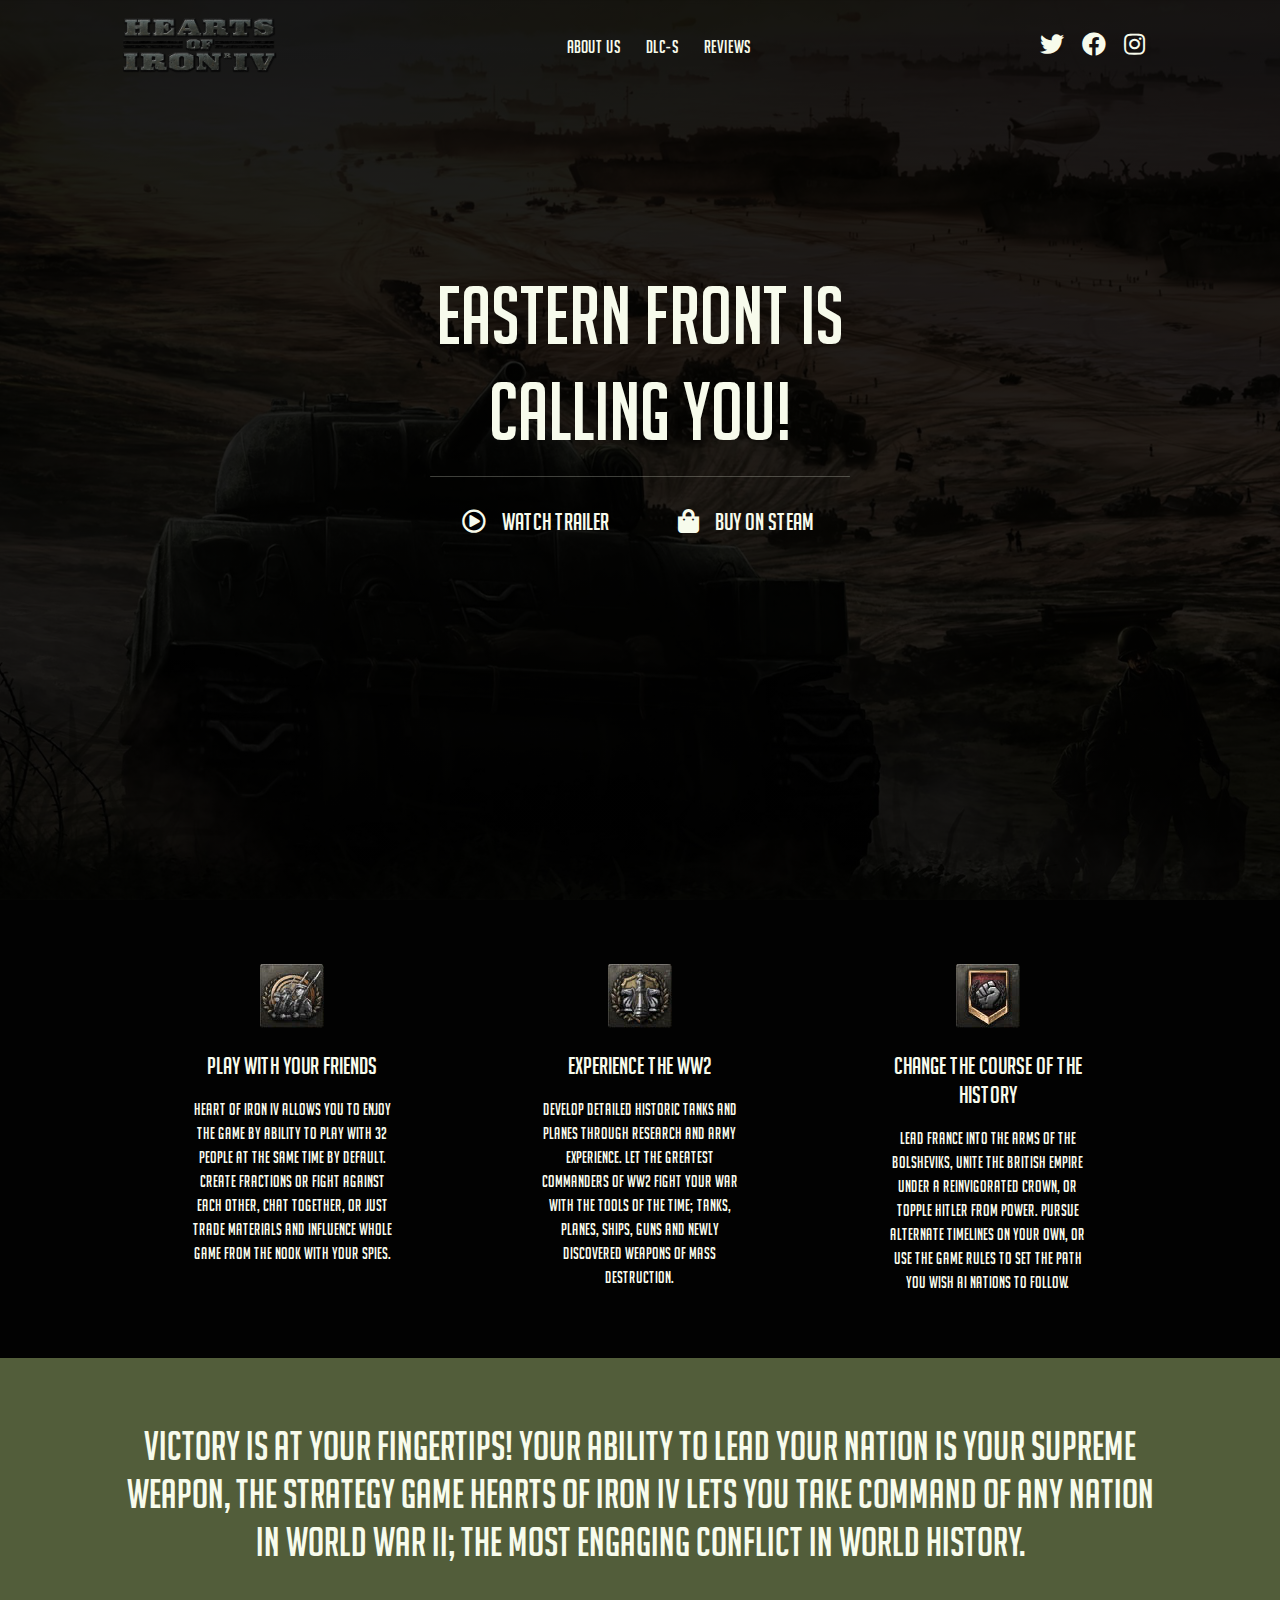
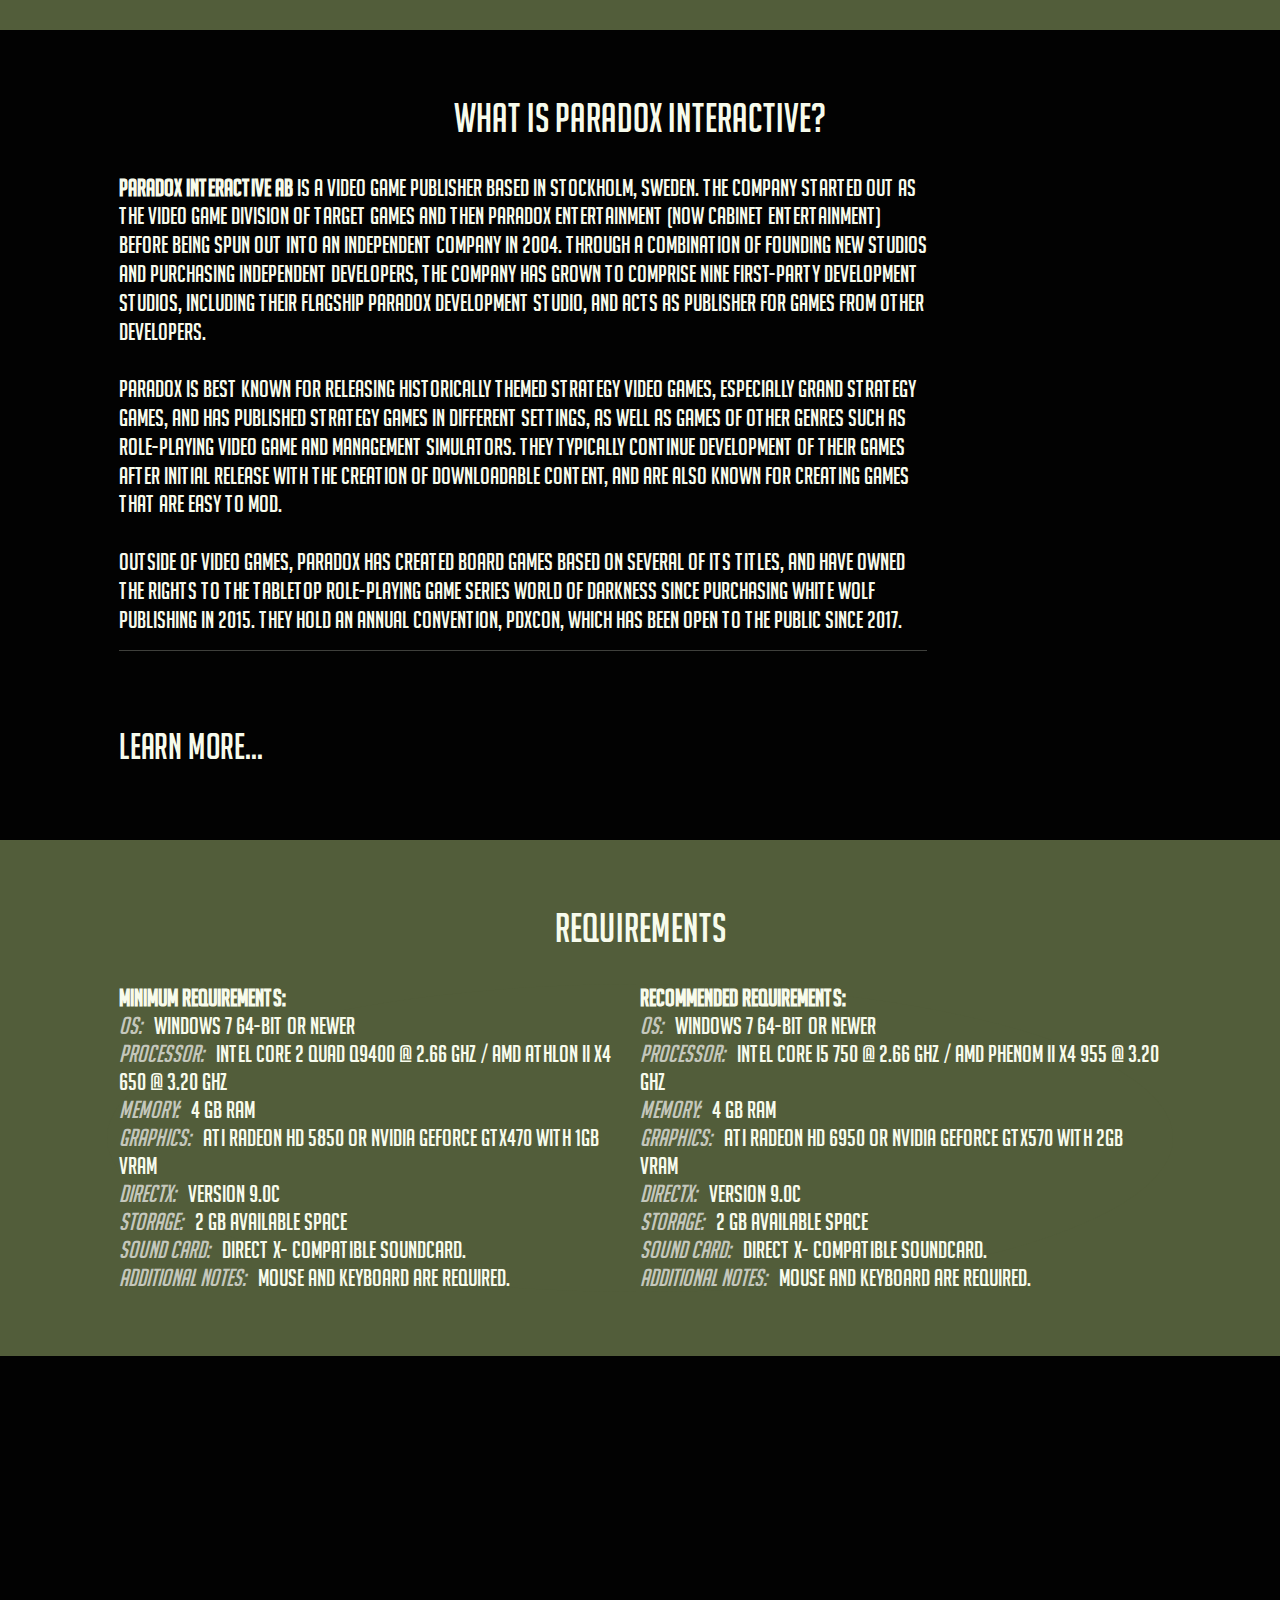
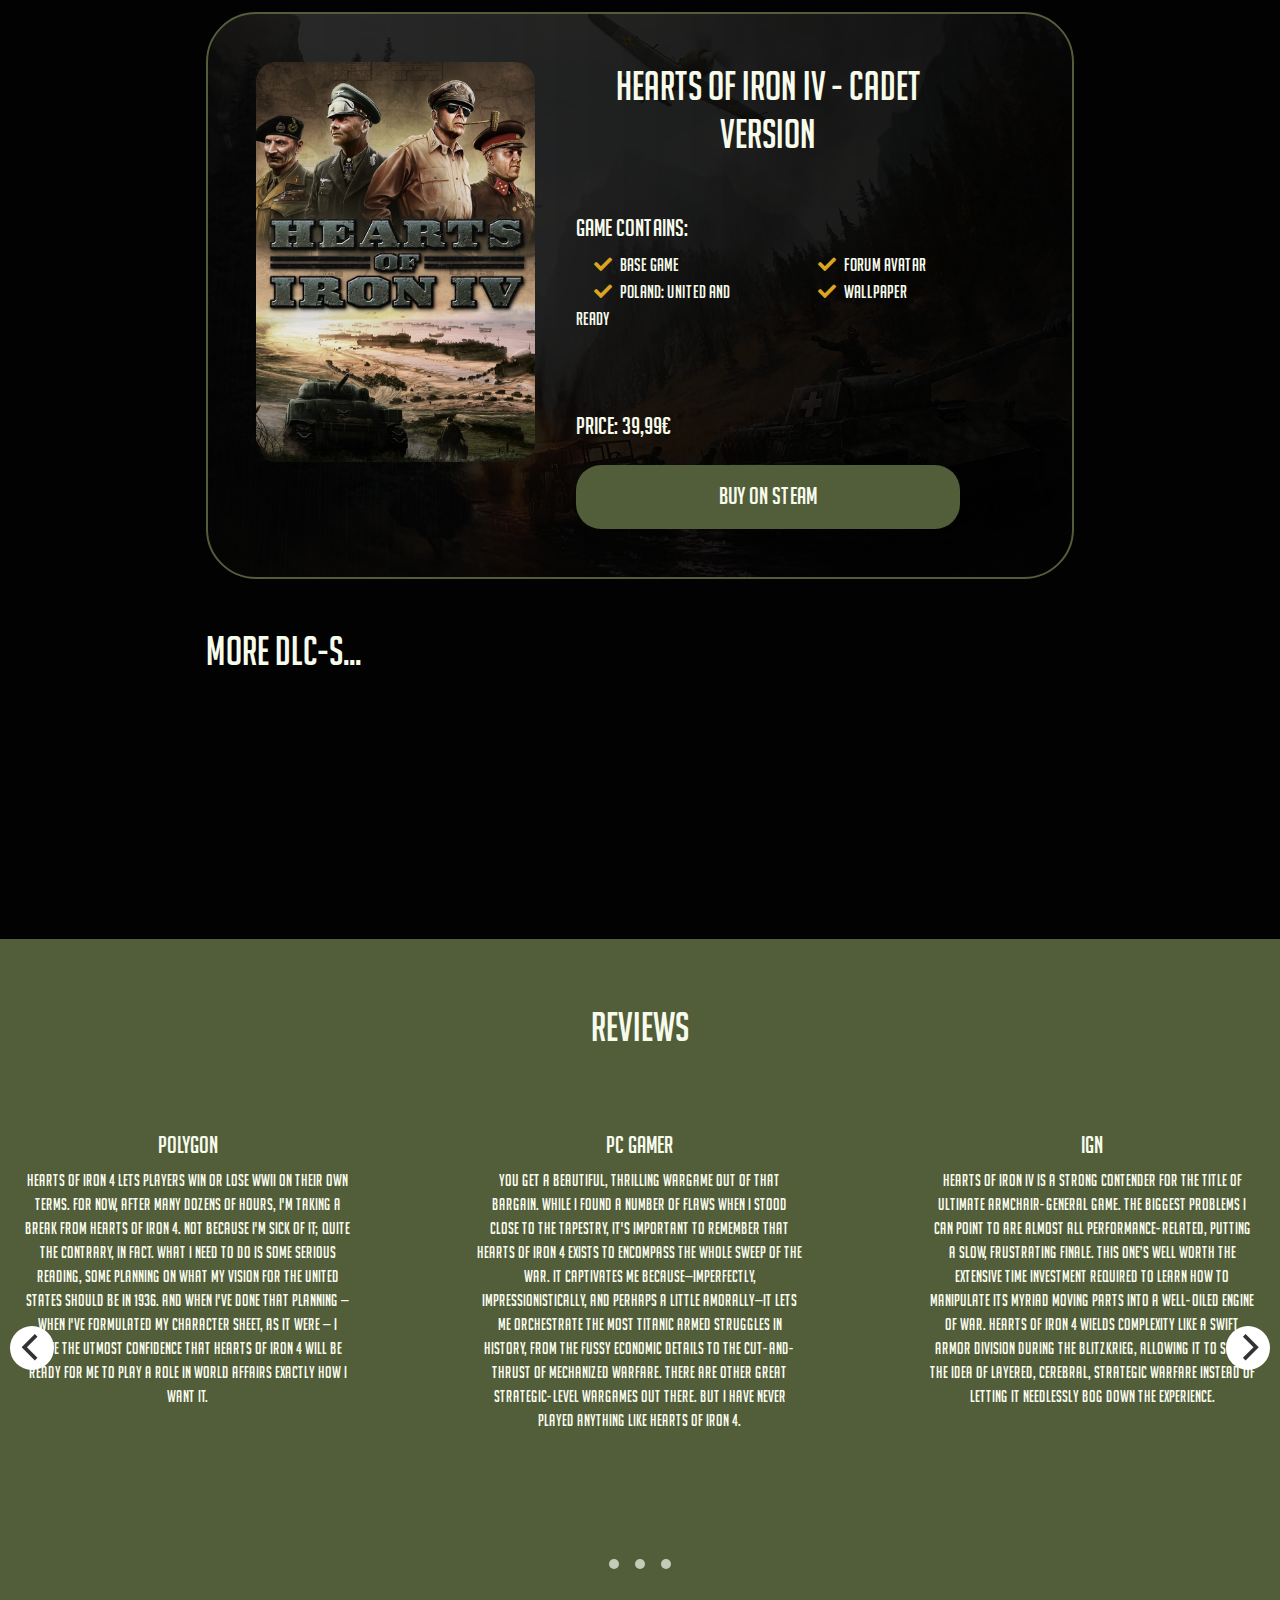
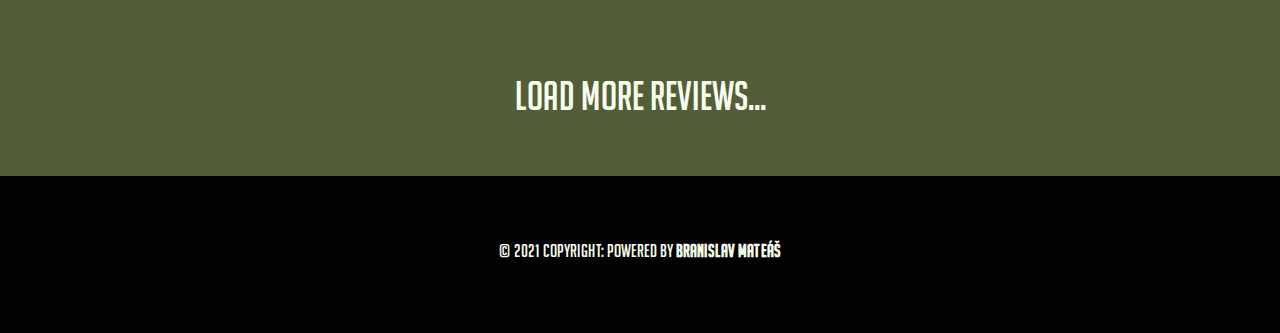
<file: index.html>
<html lang="en">
    <head>
        <meta charset="UTF-8">
        <meta http-equiv="X-UA-Compatible" content="IE=edge">
        <meta name="viewport" content="width=device-width, initial-scale=1.0">
        <meta name="author" content="Branislav Mateáš">
        <link rel="icon" href="./img/icon.png">
        <link rel="stylesheet" href="./css/myStyles.css">
        <link rel="stylesheet" href="./bootstrap/css/bootstrap.min.css">
        <script src="./bootstrap/js/bootstrap.min.js"></script> 
        <link rel="stylesheet" href="./font-awesome/css/all.min.css">
        <link rel="stylesheet" href="./font-awesome/css/fontawesome.min.css">
        <link rel="stylesheet" href="./flickity/css/flickity.css">
        <script src="./flickity/js/flickity.pkgd.js"></script>
        <script src="https://ajax.googleapis.com/ajax/libs/jquery/3.6.0/jquery.min.js"></script> 
        <title>Heart of Iron 4</title>
    </head>
    <body>
        <header>
            <!-- NAVIGATION BAR -->
            <nav class="navbar navbar-expand-md">
                <div class="container-fluid col-lg-10 col-sm-12">
                    <a href="#">
                        <img src="./img/logo.png" class="navbar-brand" alt="HOI4 logo">
                    </a>
                    <button class="navbar-toggler first-button" type="button" data-bs-toggle="collapse" data-bs-target="#navbarMenu" 
                            aria-controls="navbarMenu" aria-expanded="false" aria-label="Toggle navigation">
                        <div class="animated-icon1"><span></span><span></span><span></span></div>
                    </button>
                    <div class="collapse navbar-collapse" id="navbarMenu">
                        <ul class="navbar-nav mx-auto">
                            <li class="nav-item">
                                <a class="nav-link" href="./about.html">About Us</a>
                            </li>
                            <li class="nav-item">
                                <a class="nav-link" href="./dlcs.html">DLC-s</a>
                            </li>
                            <li class="nav-item">
                                <a class="nav-link" href="./reviews.html">Reviews</a>
                            </li>
                        </ul>
                        <div class="d-flex ikonky">
                            <div class="nav-link">
                                <div>
                                    <a href="https://twitter.com/HOI_Game" target="_blank"><i class="fab fa-twitter"></i></a>
                                </div>
                                <div>
                                    <a href="https://www.facebook.com/Heartsofiron/" target="_blank"><i class="fab fa-facebook"></i></a>
                                </div>
                                <div>
                                    <a href="https://www.instagram.com/paradox_interactive/" target="_blank"><i class="fab fa-instagram"></i></a>
                                </div>
                            </div>
                        </div>
                    </div>
                </div>
            </nav>

            <!-- MAIN HEADER -->
            <div class="container-fluid col-lg-10">
                <div id="headerContent" class="col-12">
                    <h1 class="slogan">EASTERN FRONT IS CALLING YOU!</h1>
                    <hr class="rounded">
                    <div id="buttons">
                        <div class="col-6">
                            <a class="d-flex justify-content-center trailer" href="https://www.youtube.com/watch?v=e9BiUtINy4w" target="_blank"><i class="far fa-play-circle"></i><h2>WATCH TRAILER</h2></a>
                        </div>
                        <div class=" col-6">
                            <a class="d-flex justify-content-center buy" href="https://store.steampowered.com/app/394360/Hearts_of_Iron_IV/" target="_blank"><i class="fas fa-shopping-bag"></i><h2>BUY ON STEAM</h2></a>
                        </div>    
                    </div>
                </div>
            </div>
        </header>

        <!-- FEATURES -->
        <section id="features">
            <div class="container-fluid col-lg-10 col-sm-12 features-content">
                <div class="col-lg-4 col-sm-12 box">
                    <img src="./img/boxiko3.jpg">
                    <h2>Play with your friends</h2>
                    <p class="popis">
                        Heart of iron IV allows you to enjoy the game by ability to play with 
                        32 people at the same time by default. Create fractions or fight against 
                        each other, chat together, or just trade materials and influence whole
                        game from the nook with your spies.
                    </p>
                </div>
                <div class="col-lg-4 col-sm-12 box">
                    <img src="./img/boxiko2.jpg">
                    <h2>Experience the WW2</h2>
                    <p class="popis">
                        Develop detailed historic tanks and planes through research and army 
                        experience. Let the greatest commanders of WW2 fight your war with the 
                        tools of the time; tanks, planes, ships, guns and newly discovered 
                        weapons of mass destruction. 
                    </p>
                </div>
                <div class="container-fluid col-lg-4 col-sm-12 box">
                    <img src="./img/boxiko.jpg">
                    <h2>Change the course of the history</h2>
                    <p class="popis">
                        Lead France into the arms of the Bolsheviks, unite the British Empire 
                        under a reinvigorated crown, or topple Hitler from power. Pursue 
                        alternate timelines on your own, or use the game rules to set the path 
                        you wish AI nations to follow.
                    </p>
                </div>    
            </div>
        </section>

        <!-- ABOUT GAME -->
        <section id="about">
            <div class="container-fluid col-lg-10 col-sm-11 about-content">
                <h1>
                    Victory is at your fingertips! Your ability to lead your nation is your 
                    supreme weapon, the strategy game Hearts of Iron IV lets you take command 
                    of any nation in World War II; the most engaging conflict in world history. 
                </h1>
            </div>
        </section>

        <!-- ABOUT PARADOX -->
        <section id="paradox">
            <h1>What is Paradox Interactive?</h1>
            <div class="container-fluid col-lg-10 col-sm-11 paradox-content">
                <div class="col-lg-6 col-sm-11 text">
                    <h2>
                        <strong>Paradox Interactive AB</strong> is a video game publisher based in 
                        Stockholm, Sweden. The company started out as the video game division of Target 
                        Games and then Paradox Entertainment (now Cabinet Entertainment) before being 
                        spun out into an independent company in 2004. Through a combination of founding 
                        new studios and purchasing independent developers, the company has grown to comprise 
                        nine first-party development studios, including their flagship Paradox Development
                        Studio, and acts as publisher for games from other developers.
                        <br><br>
                        Paradox is best known for releasing historically themed strategy video games, 
                        especially grand strategy games, and has published strategy games in different 
                        settings, as well as games of other genres such as role-playing video game and 
                        management simulators. They typically continue development of their games after 
                        initial release with the creation of downloadable content, and are also known for 
                        creating games that are easy to mod.
                        <br><br>
                        Outside of video games, Paradox has created board games based on several of its 
                        titles, and have owned the rights to the tabletop role-playing game series World 
                        of Darkness since purchasing White Wolf Publishing in 2015. They hold an annual 
                        convention, PDXCon, which has been open to the public since 2017. 
                        <hr>
                        <br>
                        <br>
                        <a href="./about.html"><h2>Learn More...</h2></a>
                    </h2>
                </div>
                <div class="col-lg-6 col-sm-11 d-flex obrazok">
                    <img id="paradoxLogo" src="./img/paradox_logo.png" alt="Paradox Interactive" height="600px">
                </div>
            </div>
        </section>

        <!-- REQUIREMENTS -->
        <section id="req">
            <h1>Requirements</h1>
            <div class="container-fluid col-lg-10 col-sm-11 req-content">
                <div id="leftMin">
                    <table>
                        <tr>
                            <th><strong>Minimum Requirements:</strong></th>
                        </tr>
                        <tr>
                            <td><i>OS:</i> Windows 7 64-bit or newer</td>
                        </tr>
                        <tr>
                            <td><i>Processor:</i> Intel Core 2 Quad Q9400 @ 2.66 GHz / AMD Athlon II X4 650 @ 3.20 GHz</td>
                        </tr>
                        <tr>
                            <td><i>Memory:</i> 4 GB RAM</td>
                        </tr>
                        <tr>
                            <td><i>Graphics:</i> ATI Radeon HD 5850 or NVIDIA GeForce GTX470 with 1GB VRAM</td>
                        </tr>
                        <tr>
                            <td><i>DirectX:</i> Version 9.0c</td>
                        </tr>
                        <tr>
                            <td><i>Storage:</i> 2 GB available space</td>
                        </tr>
                        <tr>
                            <td><i>Sound Card:</i> Direct X- compatible soundcard.</td>
                        </tr>
                        <tr>
                            <td><i>Additional Notes:</i> Mouse and keyboard are required.</td>
                        </tr>
                    </table>   
                </div>
                <div id="rightRec">
                    <table>
                        <tr>
                            <th><strong>Recommended Requirements:</strong></th>
                        </tr>
                        <tr>
                            <td class="firstOf"><i>OS:</i> Windows 7 64-bit or newer</td>
                        </tr>
                        <tr>
                            <td class="firstOf"><i>Processor:</i> Intel Core i5 750 @ 2.66 GHz / AMD Phenom II X4 955 @ 3.20 GHz</td>
                        </tr>
                        <tr>
                            <td class="firstOf"><i>Memory:</i> 4 GB RAM</td>
                        </tr>
                        <tr>
                            <td class="firstOf"><i>Graphics:</i> ATI Radeon HD 6950 or NVIDIA GeForce GTX570 with 2GB VRAM</td>
                        </tr>
                        <tr>
                            <td class="firstOf"><i>DirectX:</i> Version 9.0c</td>
                        </tr>
                        <tr>
                            <td class="firstOf"><i>Storage:</i> 2 GB available space</td>
                        </tr>
                        <tr>
                            <td class="firstOf"><i>Sound Card:</i> Direct X- compatible soundcard.</td>
                        </tr>
                        <tr>
                            <td class="firstOf"><i>Additional Notes:</i> Mouse and keyboard are required.</td>
                        </tr>
                    </table>    
                </div>
            </div>
        </section>

        <!-- READY TO BUY -->
        <section id="ready">
            <div class="container-fluid col-lg-10 col-sm-11 ready-content">
                <div class="col-10 product-box">
                    <div class="col-5 kover">
                        <img src="./img/cover.jpg" height="400px">
                    </div>
                    <div class="col-6 buy-box">
                        <h1>HEARTS OF IRON IV - CADET VERSION</h1>
                        <h2>Game Contains:</h2>
                        <div class="d-flex">
                            <ul class="multi-column">
                                <li><i class="fas fa-check"></i>Base Game</li>
                                <li><i class="fas fa-check"></i>Poland: United and Ready</li>
                                <li><i class="fas fa-check"></i>Forum Avatar</li>
                                <li><i class="fas fa-check"></i>Wallpaper</li>
                            </ul>
                        </div>
                        <h2>Price: <span class="euroPrice">39,99€</span></h2>
                        <div class="buyBtn">
                            <a class="d-flex steambuy" href="https://store.steampowered.com/app/394360/Hearts_of_Iron_IV/" target="_blank"><h2>Buy on Steam</h2></a>
                        </div>
                    </div>
                </div>
                <div class="col-10 more">
                    <a href="./dlcs.html">
                        <h1>More DLC-s...</h1>
                    </a>
                </div>
            </div>
        </section>

        <!-- REVIEWS -->
        <section id="reviews">
            <h1>REVIEWS</h1>
            <div class="main-carousel" data-flickity='{ "initialIndex": 1 }'>
                <div class="carousel-cell">
                    <h2>PC Gamer</h2>
                    <p>
                        You get a beautiful, thrilling wargame out of that bargain. While I found a number of 
                        flaws when I stood close to the tapestry, it's important to remember that Hearts of 
                        Iron 4 exists to encompass the whole sweep of the war. It captivates me because—imperfectly, 
                        impressionistically, and perhaps a little amorally—it lets me orchestrate the most titanic 
                        armed struggles in history, from the fussy economic details to the cut-and-thrust of 
                        mechanized warfare. There are other great strategic-level wargames out there. But I have 
                        never played anything like Hearts of Iron 4.
                    </p>
                </div>
                <div class="carousel-cell"> 
                    <h2>IGN</h2>
                    <p>
                        Hearts of Iron IV is a strong contender for the title of ultimate armchair-general game. 
                        The biggest problems I can point to are almost all performance-related, putting a slow, 
                        frustrating finale. This one’s well worth the extensive time investment required to learn 
                        how to manipulate its myriad moving parts into a well-oiled engine of war. Hearts of Iron 
                        4 wields complexity like a swift armor division during the blitzkrieg, allowing it to serve 
                        the idea of layered, cerebral, strategic warfare instead of letting it needlessly bog down 
                        the experience.
                    </p>
                </div>
                <div class="carousel-cell">
                    <h2>Polygon</h2>
                    <p>
                        Hearts of Iron 4 lets players win or lose WWII on their own terms. For now, after many dozens 
                        of hours, I'm taking a break from Hearts of Iron 4. Not because I'm sick of it; quite the 
                        contrary, in fact. What I need to do is some serious reading, some planning on what my vision 
                        for the United States should be in 1936. And when I've done that planning — when I've formulated 
                        my character sheet, as it were — I have the utmost confidence that Hearts of Iron 4 will be ready 
                        for me to play a role in world affairs exactly how I want it.
                    </p>
                </div>
            </div>
            <div class="container-fluid col-lg-10 col-sm-11 review-content">
                <a href="./reviews.html">
                    <h1>Load more reviews...</h1>
                </a>
            </div>
        </section>

        <!-- FOOTER -->
        <section id="footer">
            <h3>© 2021 Copyright: Powered by <strong>Branislav Mateáš</strong></h3>
        </section>
    </body>
    <script>
        $(document).ready(function () {
            $('.first-button').on('click', function () {
            $('.animated-icon1').toggleClass('open');
            });
        });

        // flickity init
        var elem = document.querySelector('.main-carousel');
        var flkty = new Flickity( elem, {
            // options
            cellAlign: 'center',
            contain: true,
            adaptiveHeight: false,
            imagesLoaded: true,
            wrapAround: true
        });

        // element argument can be a selector string
        //   for an individual element
        var flkty = new Flickity( '.main-carousel', {
        // options
        });
    </script>
</html>
</file>
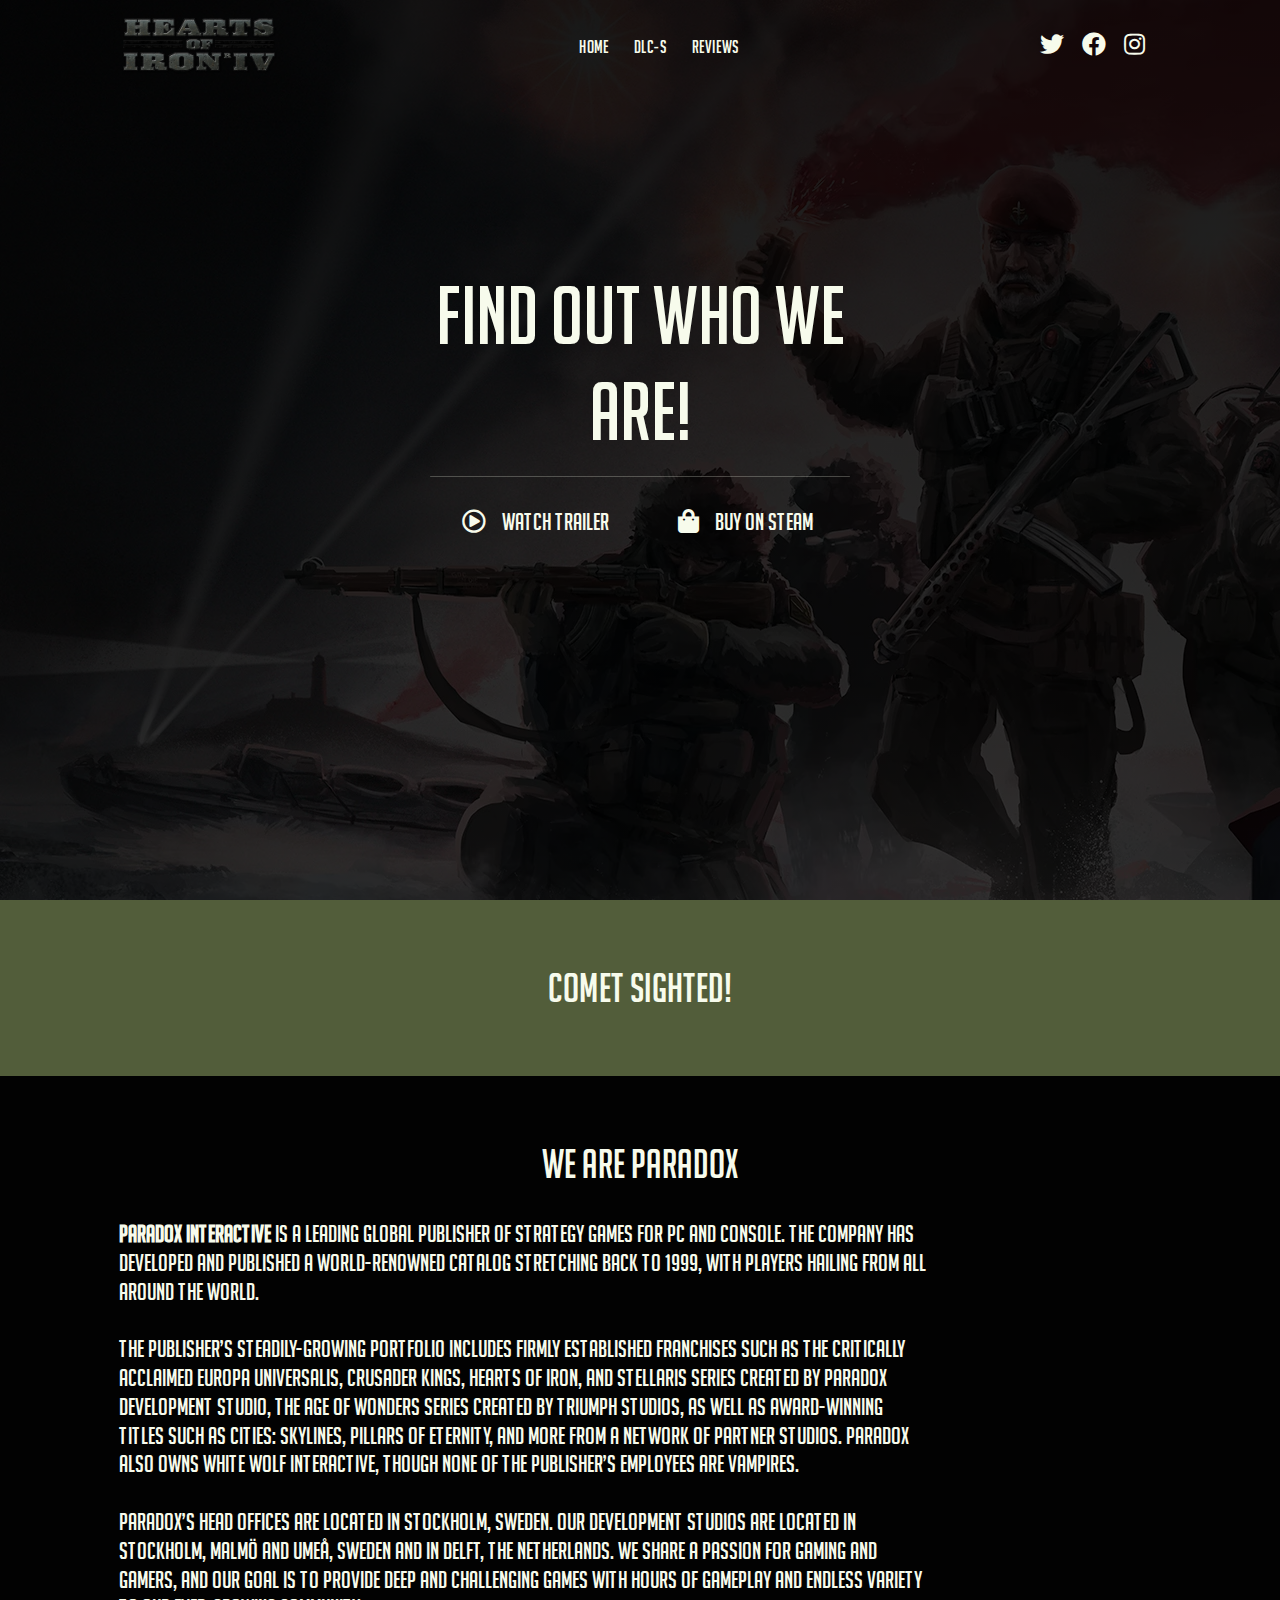
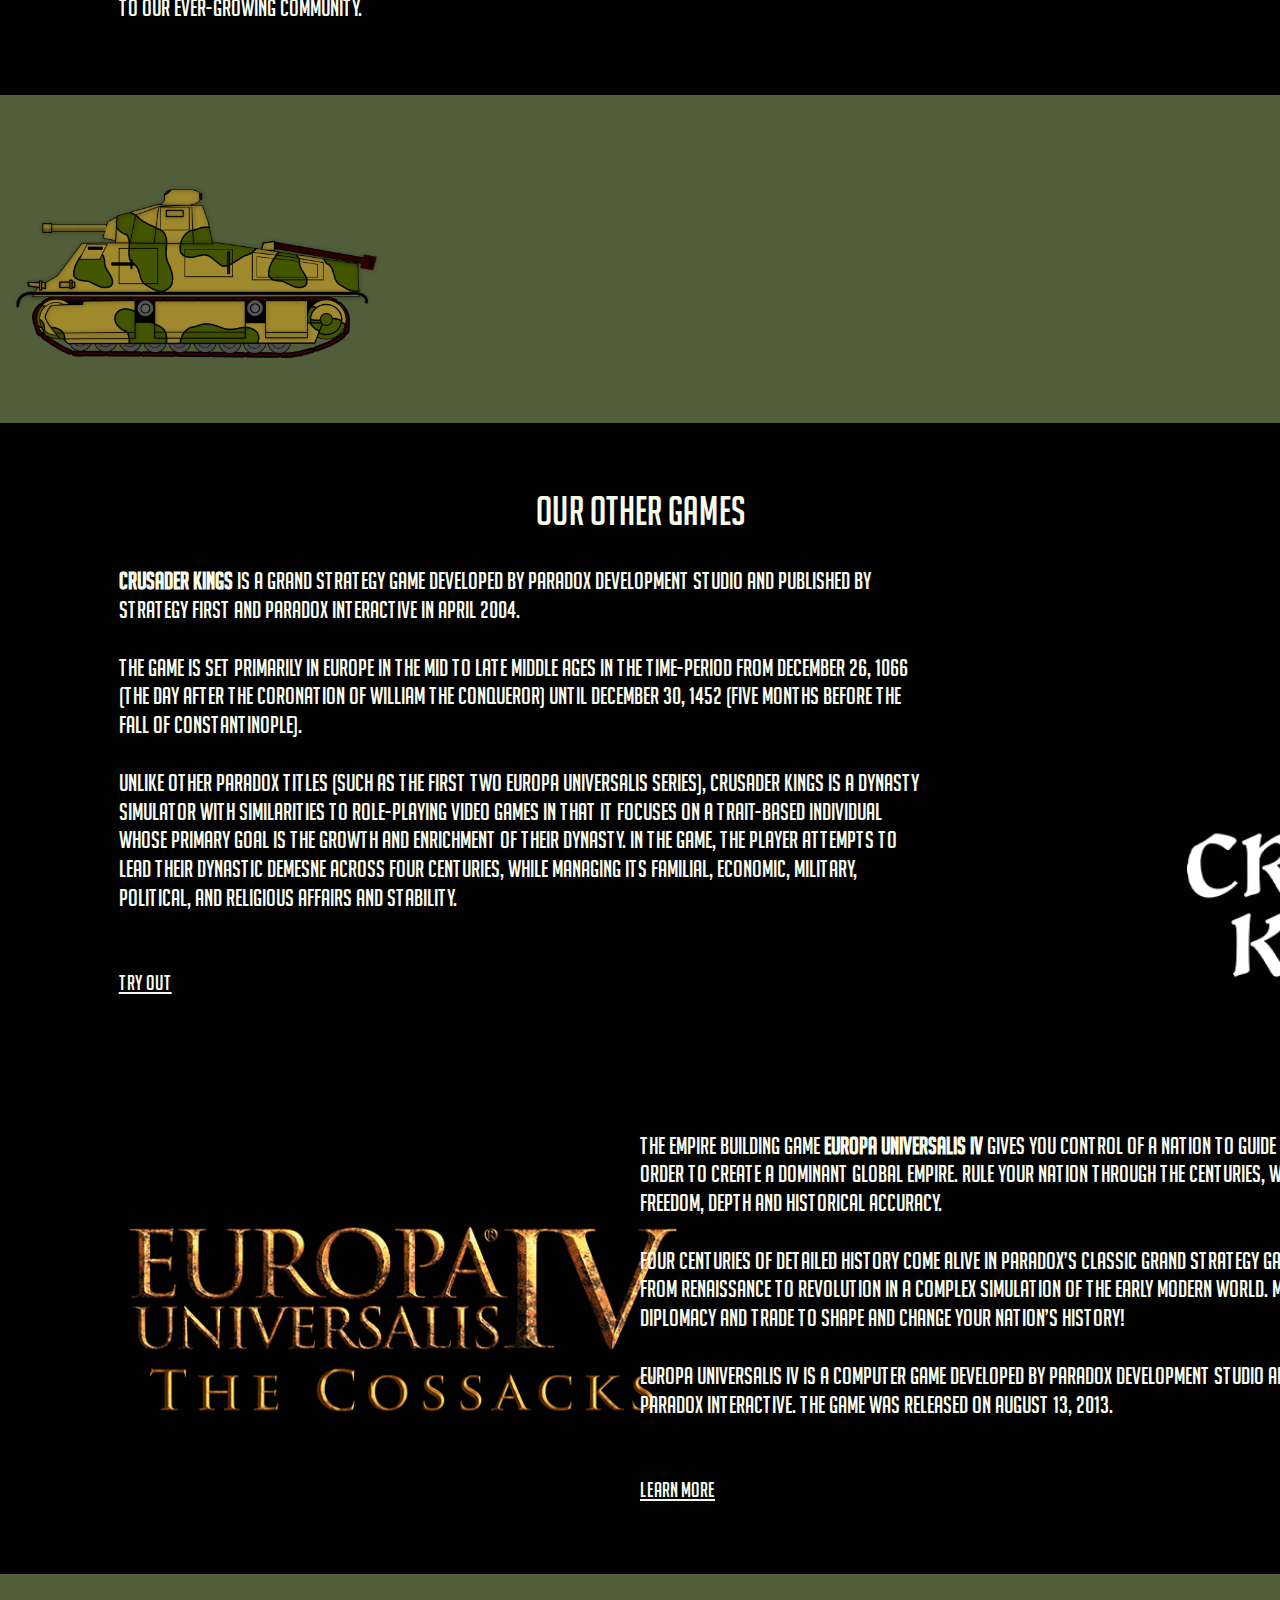
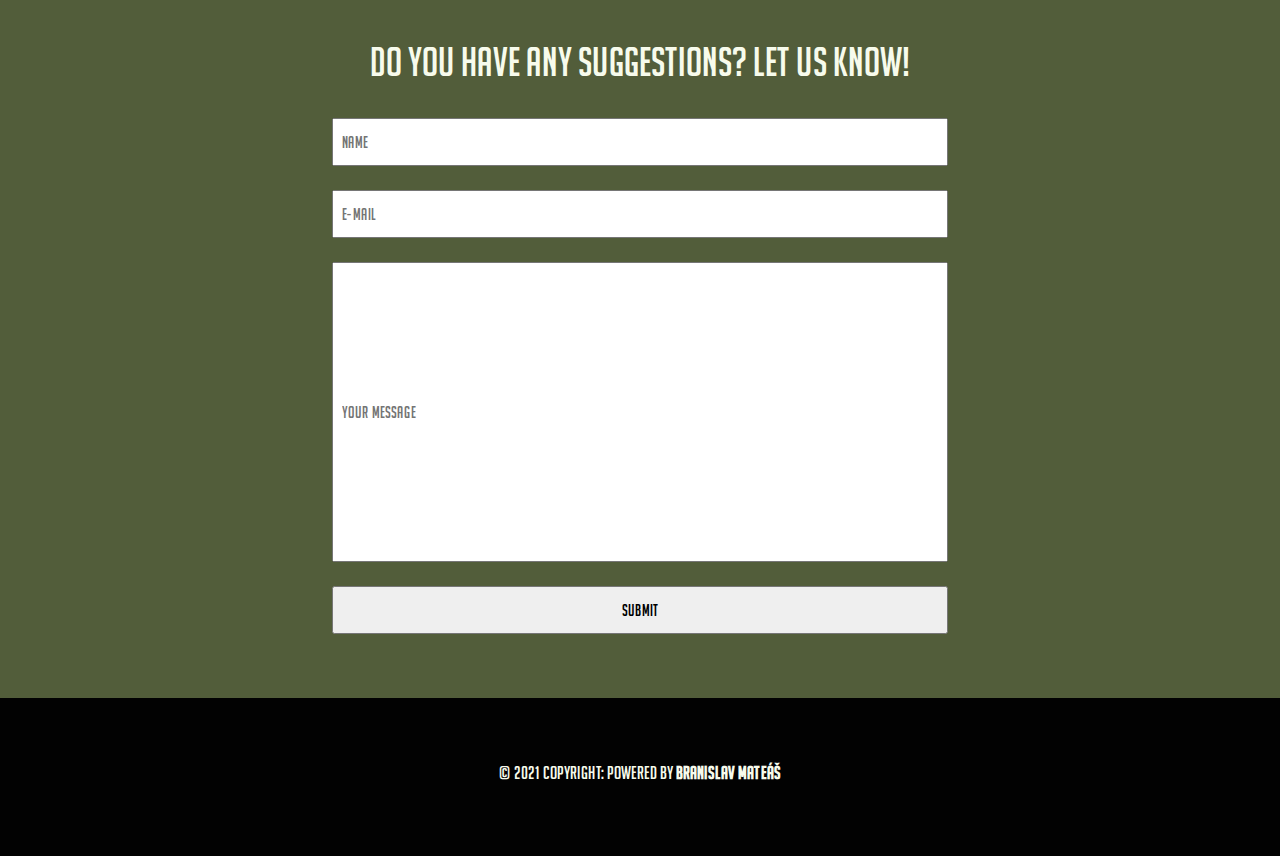
<file: about.html>
<html lang="en">
    <head>
        <meta charset="UTF-8">
        <meta http-equiv="X-UA-Compatible" content="IE=edge">
        <meta name="viewport" content="width=device-width, initial-scale=1.0">
        <meta name="author" content="Branislav Mateáš">
        <link rel="icon" href="./img/icon.png">
        <link rel="stylesheet" href="./css/myStyles.css">
        <link rel="stylesheet" href="./bootstrap/css/bootstrap.min.css">
        <script src="./bootstrap/js/bootstrap.min.js"></script> 
        <link rel="stylesheet" href="./font-awesome/css/all.min.css">
        <link rel="stylesheet" href="./font-awesome/css/fontawesome.min.css">
        <link rel="stylesheet" href="./flickity/css/flickity.css">
        <script src="./flickity/js/flickity.pkgd.js"></script>
        <script src="https://ajax.googleapis.com/ajax/libs/jquery/3.6.0/jquery.min.js"></script> 
        <title>Heart of Iron 4 - About us</title>
    </head>
    <body>
        <header id="aboutPage">
            <!-- NAVIGATION BAR -->
            <nav class="navbar navbar-expand-md">
                <div class="container-fluid col-lg-10 col-sm-12">
                    <a href="#">
                        <img src="./img/logo.png" class="navbar-brand" alt="HOI4 logo">
                    </a>
                    <button class="navbar-toggler first-button" type="button" data-bs-toggle="collapse" data-bs-target="#navbarMenu" 
                            aria-controls="navbarMenu" aria-expanded="false" aria-label="Toggle navigation">
                        <div class="animated-icon1"><span></span><span></span><span></span></div>
                    </button>
                    <div class="collapse navbar-collapse" id="navbarMenu">
                        <ul class="navbar-nav mx-auto">
                            <li class="nav-item">
                                <a class="nav-link" href="./index.html">Home</a>
                            </li>
                            <li class="nav-item">
                                <a class="nav-link" href="./dlcs.html">DLC-s</a>
                            </li>
                            <li class="nav-item">
                                <a class="nav-link" href="./reviews.html">Reviews</a>
                            </li>
                        </ul>
                        <div class="d-flex ikonky">
                            <div class="nav-link">
                                <div>
                                    <a href="https://twitter.com/HOI_Game" target="_blank"><i class="fab fa-twitter"></i></a>
                                </div>
                                <div>
                                    <a href="https://www.facebook.com/Heartsofiron/" target="_blank"><i class="fab fa-facebook"></i></a>
                                </div>
                                <div>
                                    <a href="https://www.instagram.com/paradox_interactive/" target="_blank"><i class="fab fa-instagram"></i></a>
                                </div>
                            </div>
                        </div>
                    </div>
                </div>
            </nav>

            <!-- MAIN HEADER -->
            <div class="container-fluid col-lg-10">
                <div id="headerContent" class="col-12">
                    <h1 class="slogan">FIND OUT WHO WE ARE!</h1>
                    <hr class="rounded">
                    <div id="buttons">
                        <div class="col-6">
                            <a class="d-flex justify-content-center trailer" href="https://www.youtube.com/watch?v=e9BiUtINy4w" target="_blank"><i class="far fa-play-circle"></i><h2>WATCH TRAILER</h2></a>
                        </div>
                        <div class=" col-6">
                            <a class="d-flex justify-content-center buy" href="https://store.steampowered.com/app/394360/Hearts_of_Iron_IV/" target="_blank"><i class="fas fa-shopping-bag"></i><h2>BUY ON STEAM</h2></a>
                        </div>    
                    </div>
                </div>
            </div>
        </header>
        
        <!-- ABOUT GAME -->
        <section id="about">
            <div class="container-fluid col-lg-10 col-sm-11 about-content">
                <h1>
                    Comet sighted!
                </h1>
            </div>
        </section>

        <!-- ABOUT PARADOX -->
        <section id="paradox">
            <h1>We are Paradox</h1>
            <div class="container-fluid col-lg-10 col-sm-11 paradox-content">
                <div class="col-lg-6 col-sm-11 text">
                    <h2>
                        <strong>Paradox Interactive</strong> is a leading global publisher of 
                        strategy games for PC and console. The company has developed and published 
                        a world-renowned catalog stretching back to 1999, with players hailing 
                        from all around the world.
                        <br>
                        <br>
                        The publisher’s steadily-growing portfolio includes firmly established 
                        franchises such as the critically acclaimed Europa Universalis, Crusader 
                        Kings, Hearts of Iron, and Stellaris series created by Paradox Development 
                        Studio, the Age of Wonders series created by Triumph Studios, as well as 
                        award-winning titles such as Cities: Skylines, Pillars of Eternity, and 
                        more from a network of partner studios. Paradox also owns White Wolf 
                        Interactive, though none of the publisher’s employees are vampires.
                        <br>
                        <br>
                        Paradox’s head offices are located in Stockholm, Sweden. Our development 
                        studios are located in Stockholm, Malmö and Umeå, Sweden and in Delft, 
                        The Netherlands. We share a passion for gaming and gamers, and our goal 
                        is to provide deep and challenging games with hours of gameplay and endless 
                        variety to our ever-growing community.
                    </h2>
                </div>
                <div class="col-lg-6 col-sm-11 d-flex justify-content-center obrazok">
                    <img id="paradoxLogo" src="./img/paradox_logo.png" alt="Paradox Interactive" height="400px">
                </div>
            </div>
        </section>

        <!-- ANIMATION PLACE -->
        <section id="aniPlace">
            <img id=tank src="./img/tank.png" height="200px" alt="Tank">
        </section>

        <!-- OTHER GAMES -->
        <section id="other">
            <h1>Our other games</h1>
            <div class="container-fluid col-lg-10 col-sm-11 paradox-content">
                <div class="col-lg-6 col-sm-11 text">
                    <h2>
                        <strong>Crusader Kings</strong> is a grand strategy game developed by Paradox 
                        Development Studio and published by Strategy First and Paradox Interactive in 
                        April 2004.
                        <br>
                        <br>
                        The game is set primarily in Europe in the mid to late Middle Ages in the time-period 
                        from December 26, 1066 (the day after the coronation of William the Conqueror) until 
                        December 30, 1452 (five months before the fall of Constantinople).
                        <br>
                        <br>
                        Unlike other Paradox titles (such as the first two Europa Universalis series), Crusader 
                        Kings is a dynasty simulator with similarities to role-playing video games in that it 
                        focuses on a trait-based individual whose primary goal is the growth and enrichment of 
                        their dynasty. In the game, the player attempts to lead their dynastic demesne across 
                        four centuries, while managing its familial, economic, military, political, and religious 
                        affairs and stability.
                        <br>
                        <br>
                        <br>
                        <a href="https://www.crusaderkings.com/en" target="_blank"><h5><u>Try out</u></h5></a>
                    </h2>
                </div>
                <div class="col-lg-6 col-sm-11 d-flex justify-content-center obrazok">
                    <img src="./img/crus.png" alt="Crusader kings" height="420px">
                </div>
            </div>

            <div class="container-fluid col-lg-10 col-sm-11 paradox-content">
                <div class="col-lg-6 col-sm-11 d-flex justify-content-start align-items-center obrazok">
                    <img src="./img/eu.png" alt="Crusader kings" height="200px">
                </div>
                <div class="col-lg-6 col-sm-11 text">
                    <h2>
                        The empire building game <strong>Europa Universalis IV</strong> gives you control of a 
                        nation to guide through the years in order to create a dominant global empire. Rule your 
                        nation through the centuries, with unparalleled freedom, depth and historical accuracy. 
                        <br>
                        <br>
                        Four centuries of detailed history come alive in Paradox’s classic grand strategy game. 
                        Lead any nation from Renaissance to Revolution in a complex simulation of the early modern 
                        world. Master the art of war, diplomacy and trade to shape and change your nation’s history! 
                        <br>
                        <br>
                        Europa Universalis IV is a computer game developed by Paradox Development Studio and published 
                        by Paradox Interactive. The game was released on August 13, 2013.
                        <br>
                        <br>
                        <br>
                        <a href="https://www.paradoxplaza.com/europa-universalis-all/" target="_blank"><h5><u>Learn More</u></h5></a>
                    </h2>
                </div>
            </div>
        </section>

        <!-- FORM -->
        <section id="formular">
            <h1>Do you have any suggestions? Let us know!</h1>
            <div class="container-fluid col-lg-6 col-sm-11 form-content">
                <form action="">
                    <input class="col-12" type="text" placeholder="Name">
                    <input class="col-12" type="text" placeholder="E-Mail">
                    <input class="col-12 message" type="text" placeholder="Your Message">
                    <input class="col-12" type="submit" placeholder="Submit">
                </form>
            </div>
        </section>

        <!-- FOOTER -->
        <section id="footer">
            <h3>© 2021 Copyright: Powered by <strong>Branislav Mateáš</strong></h3>
        </section>
    </body>
    <script>
        $(document).ready(function () {
            $('.first-button').on('click', function () {
              $('.animated-icon1').toggleClass('open');
            });
        });
    </script>
</html>
</file>
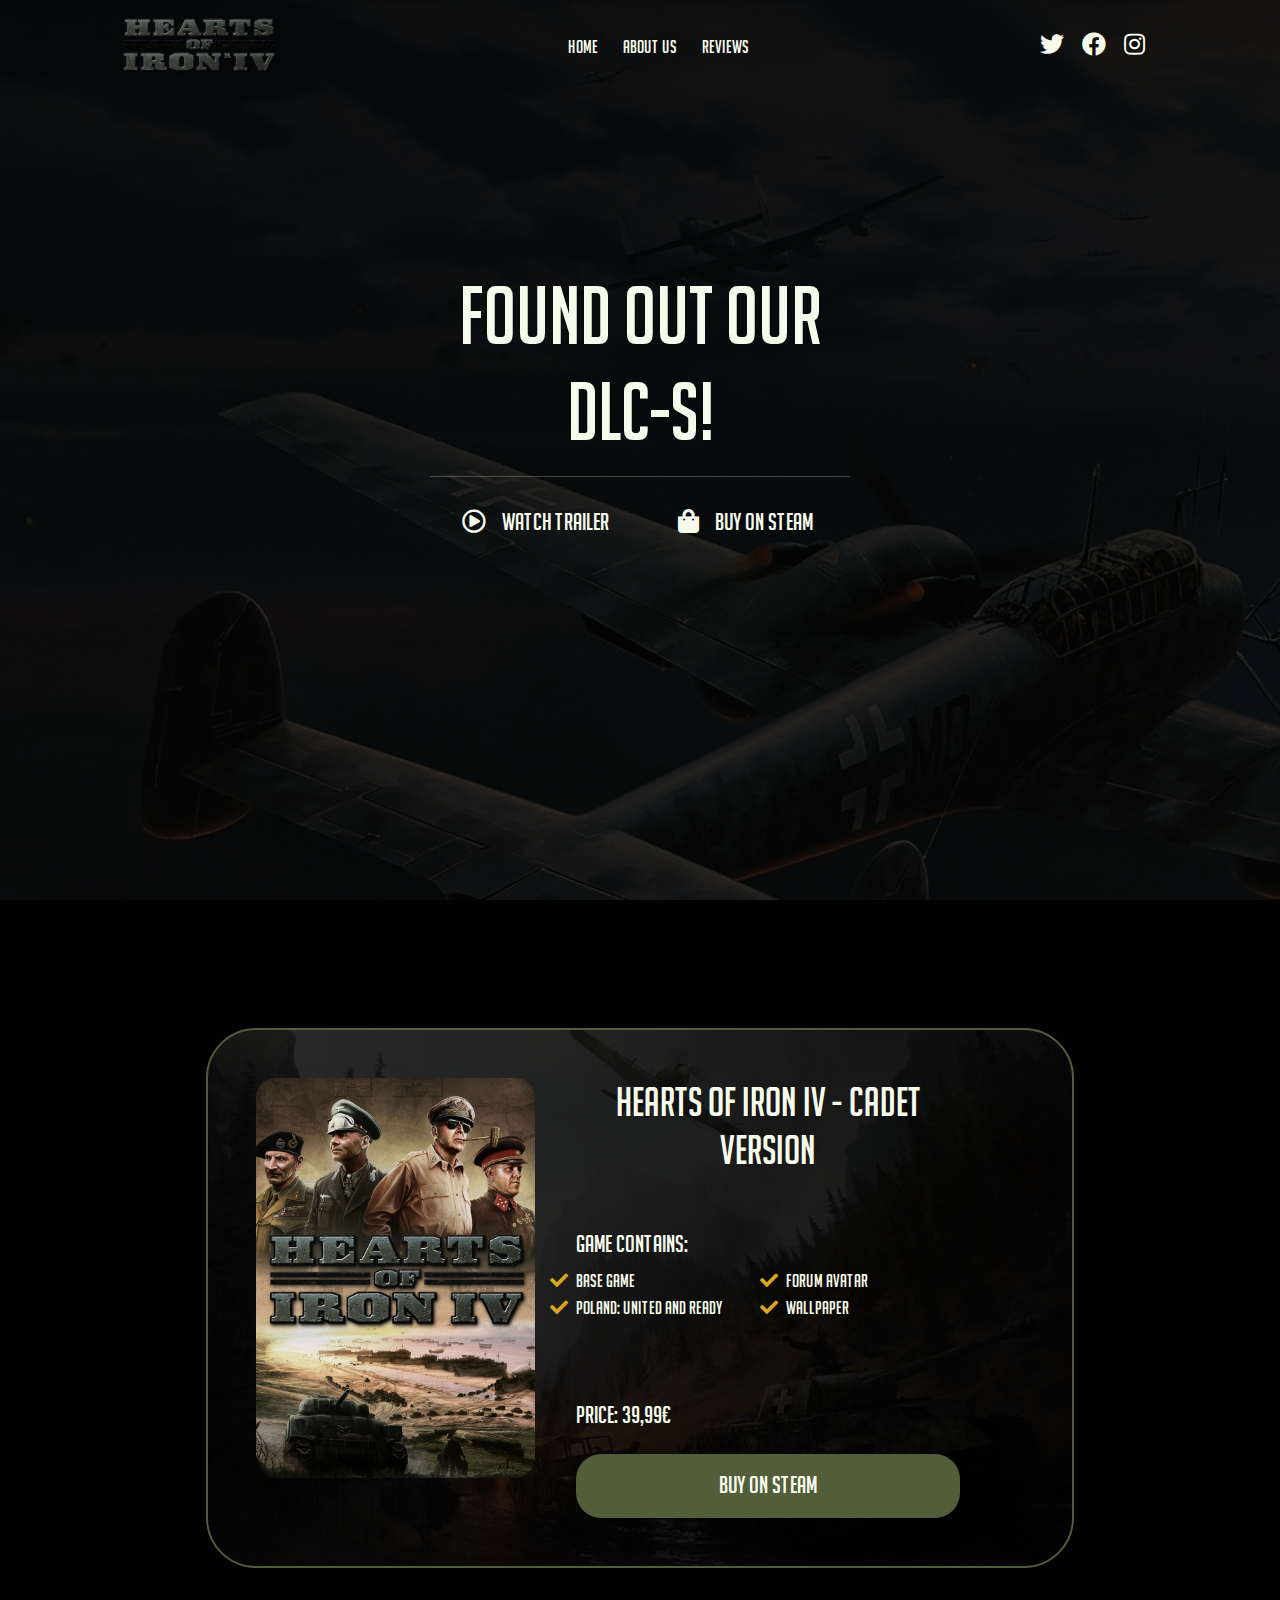
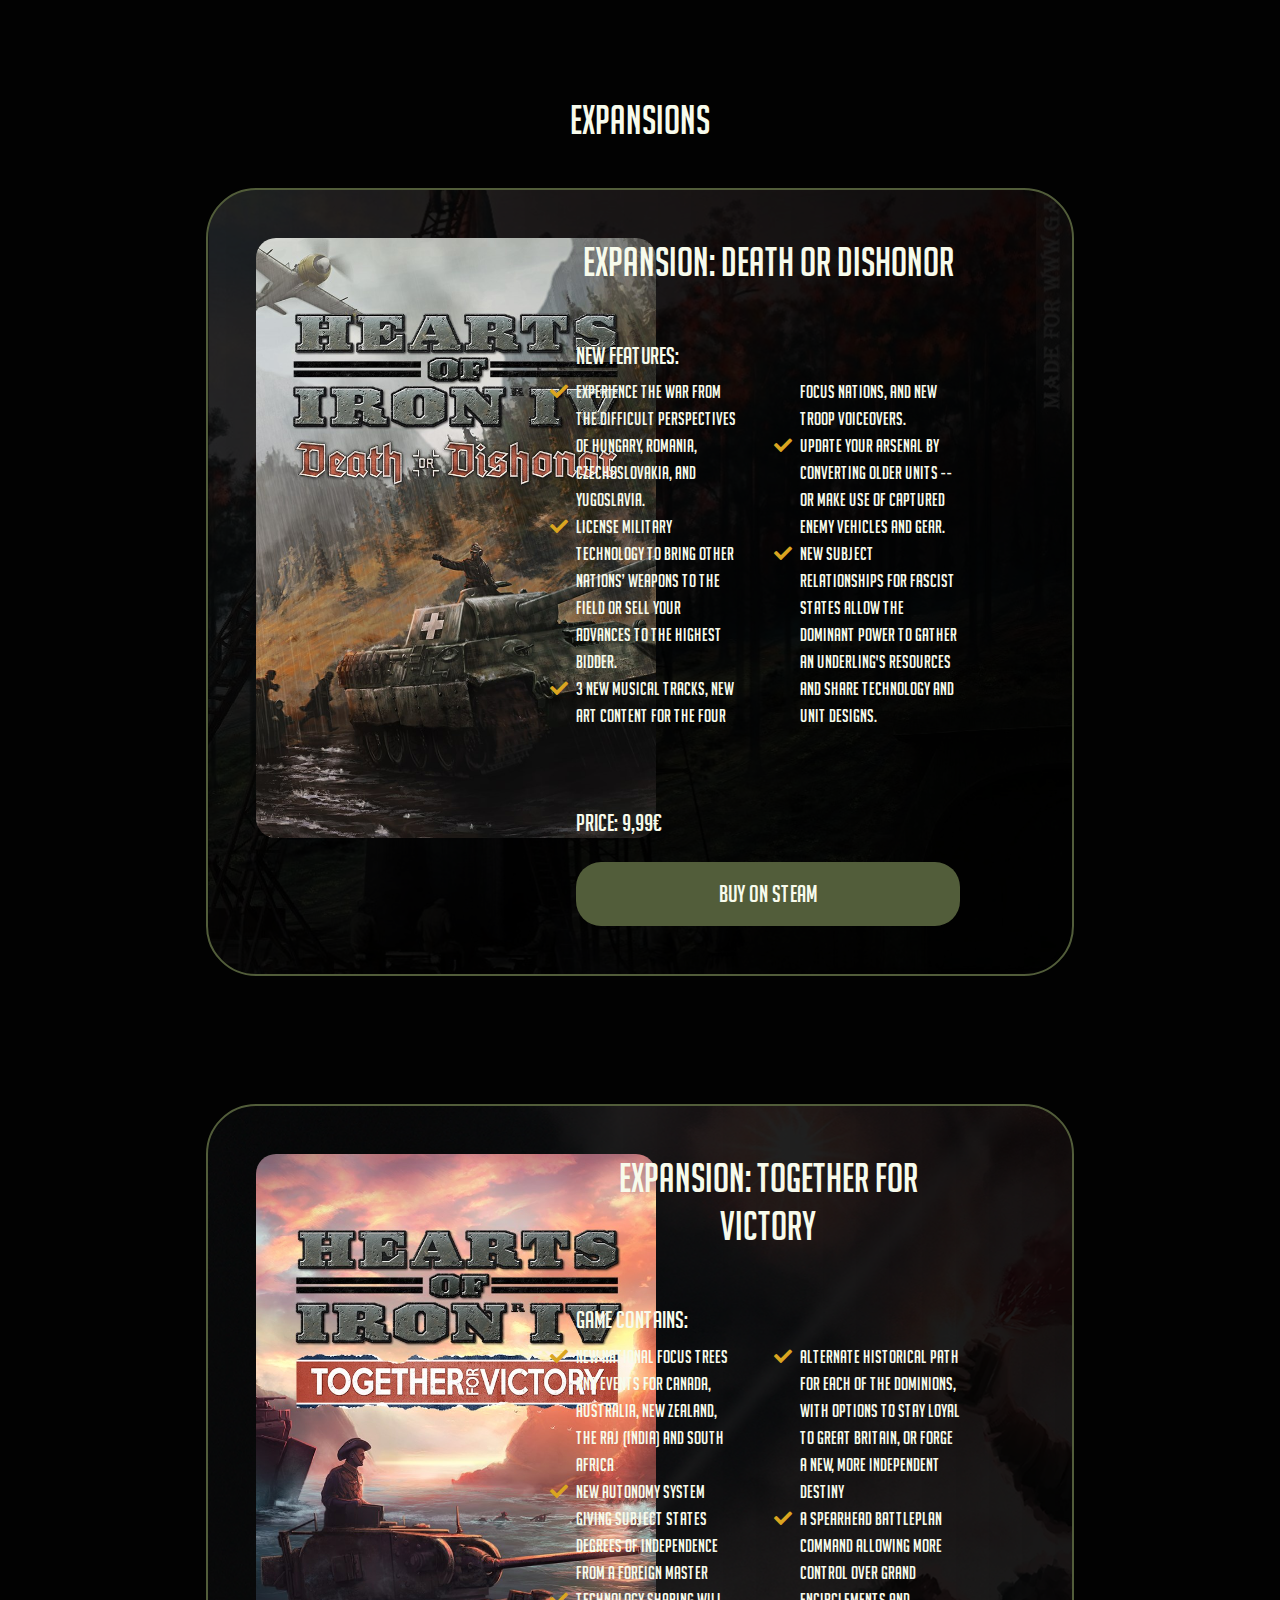
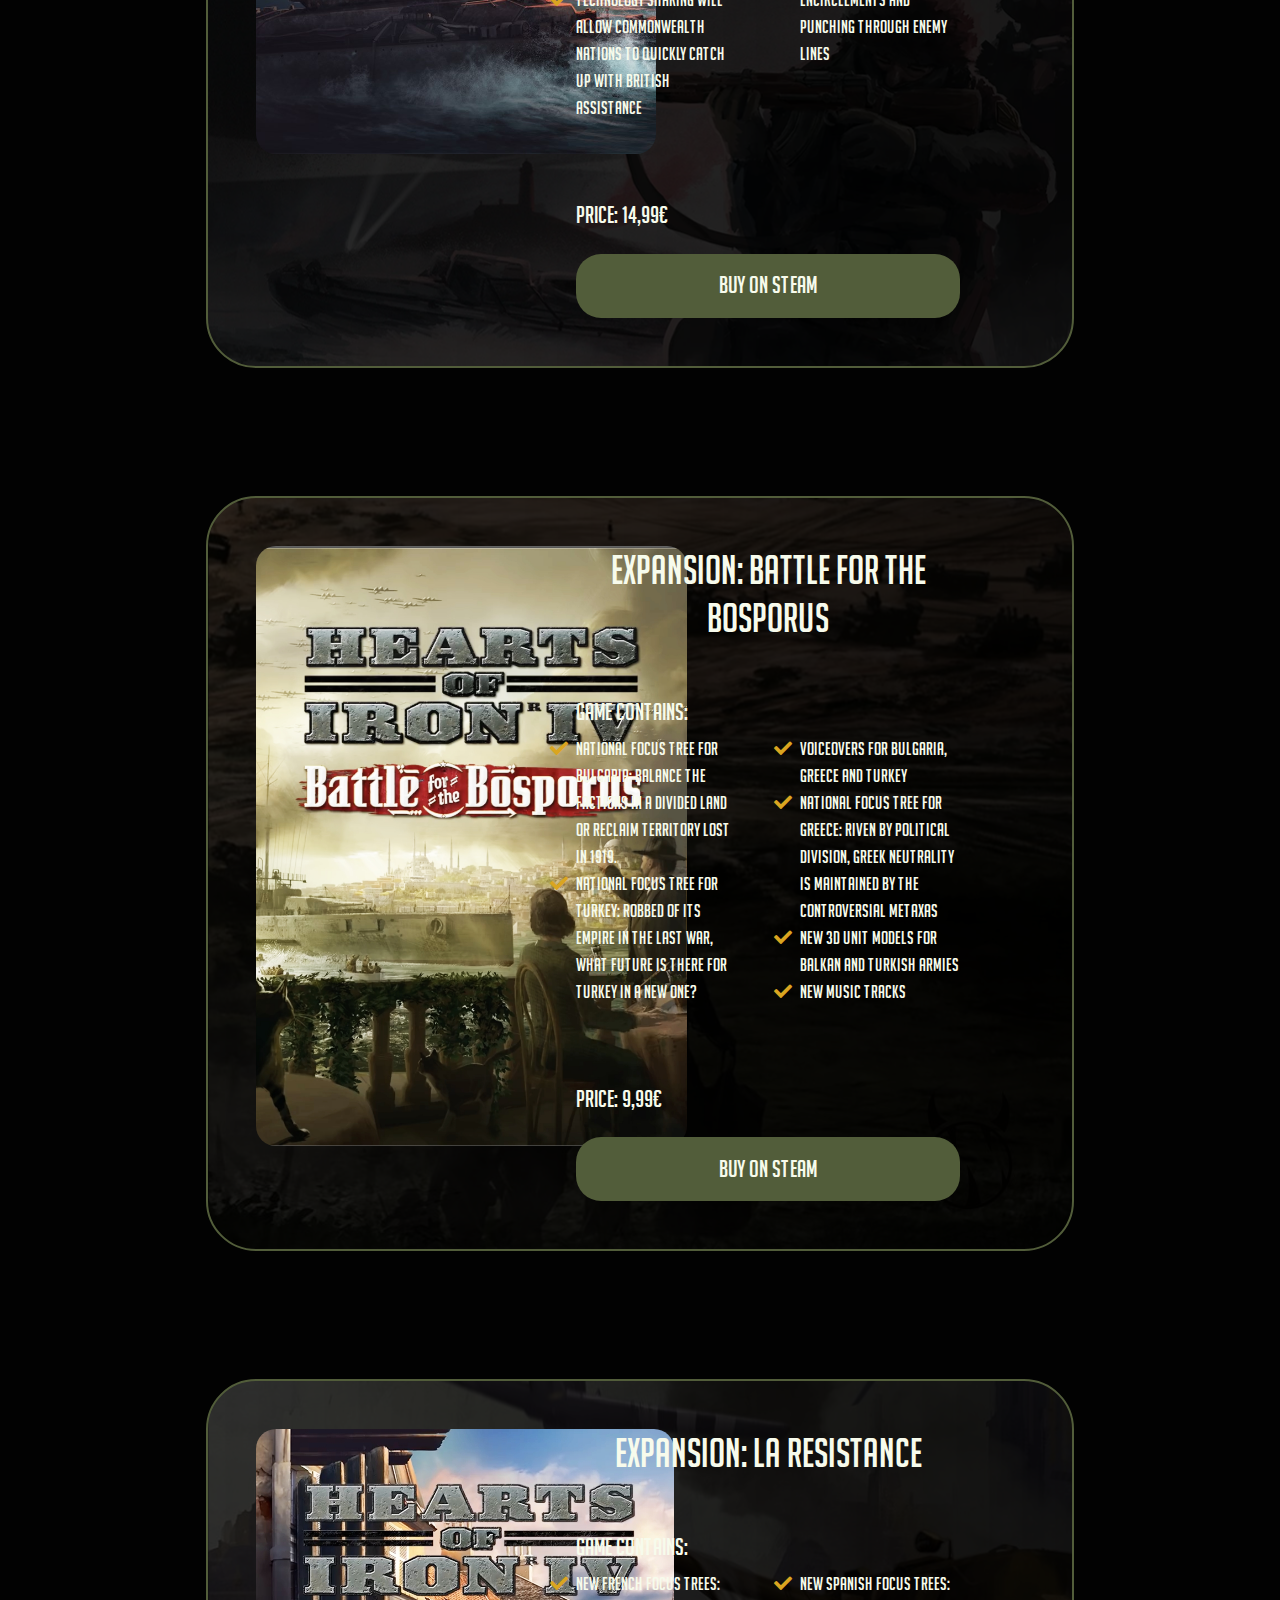
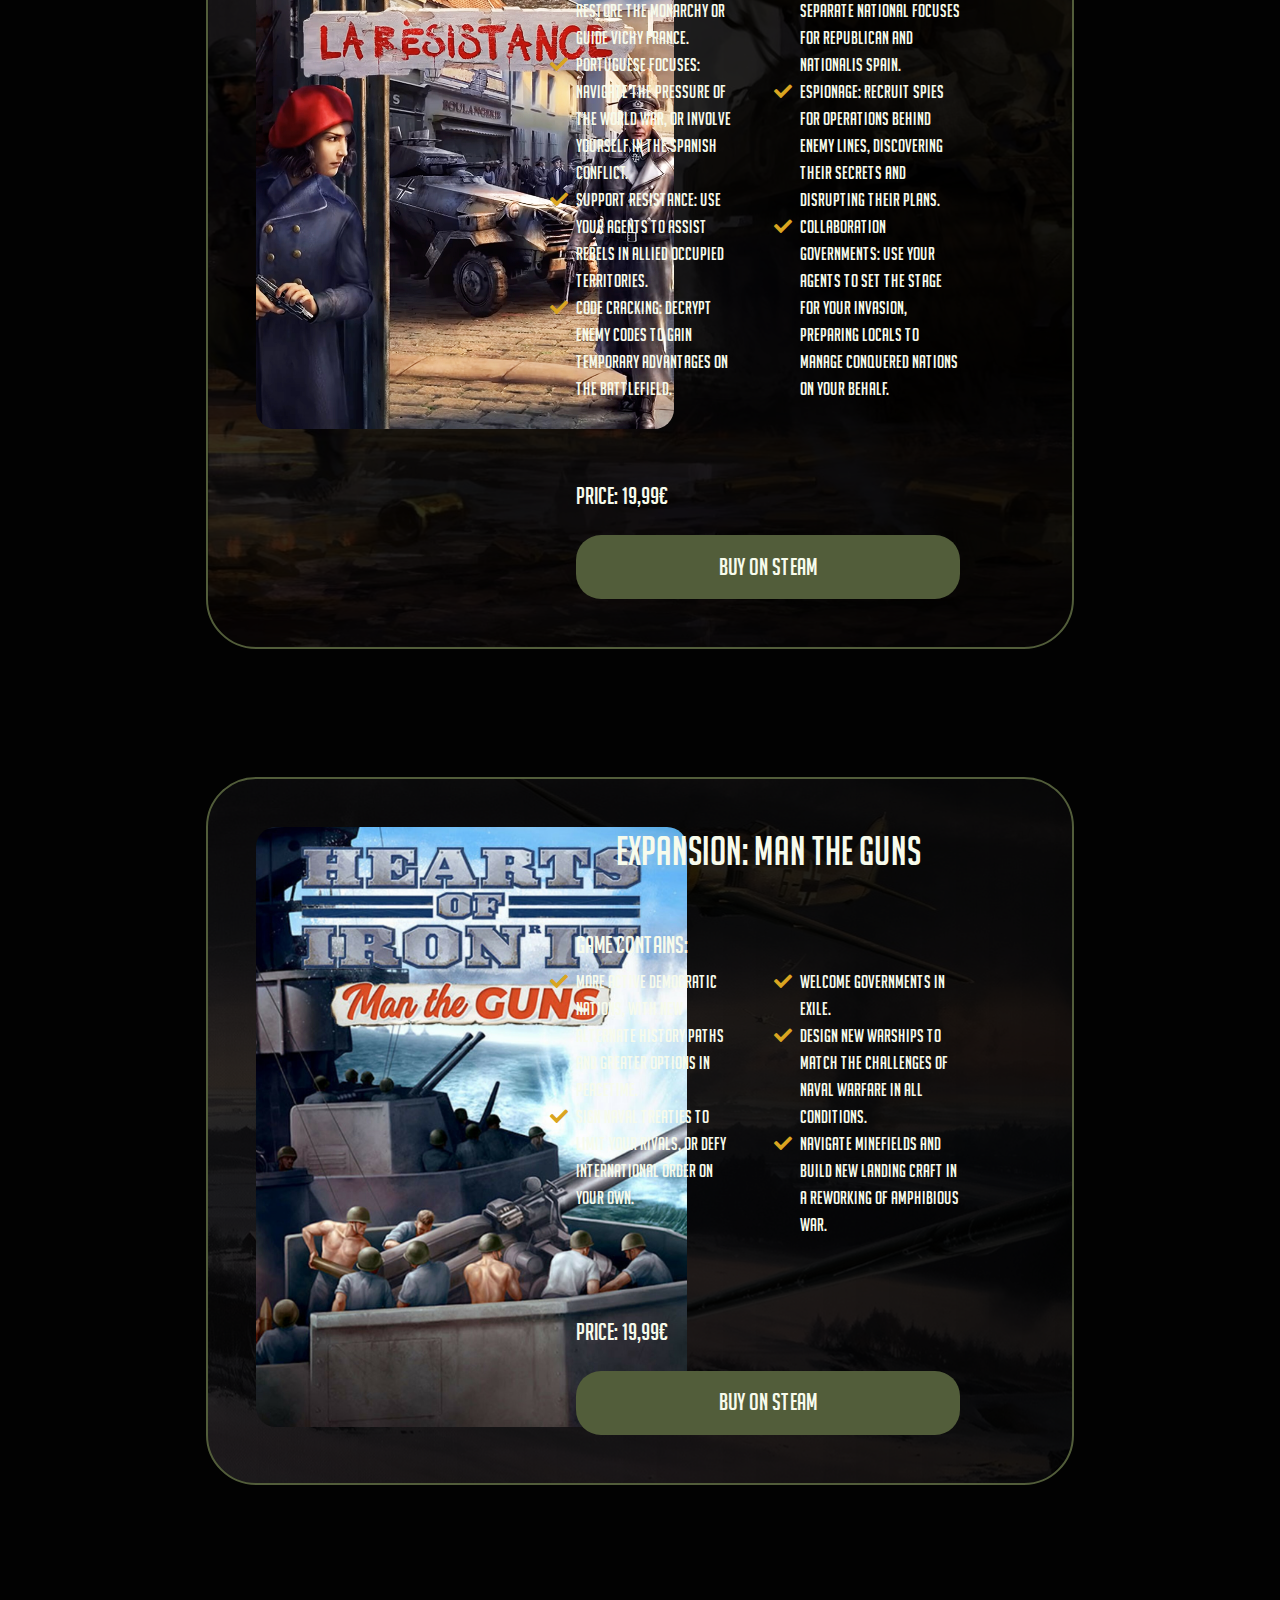
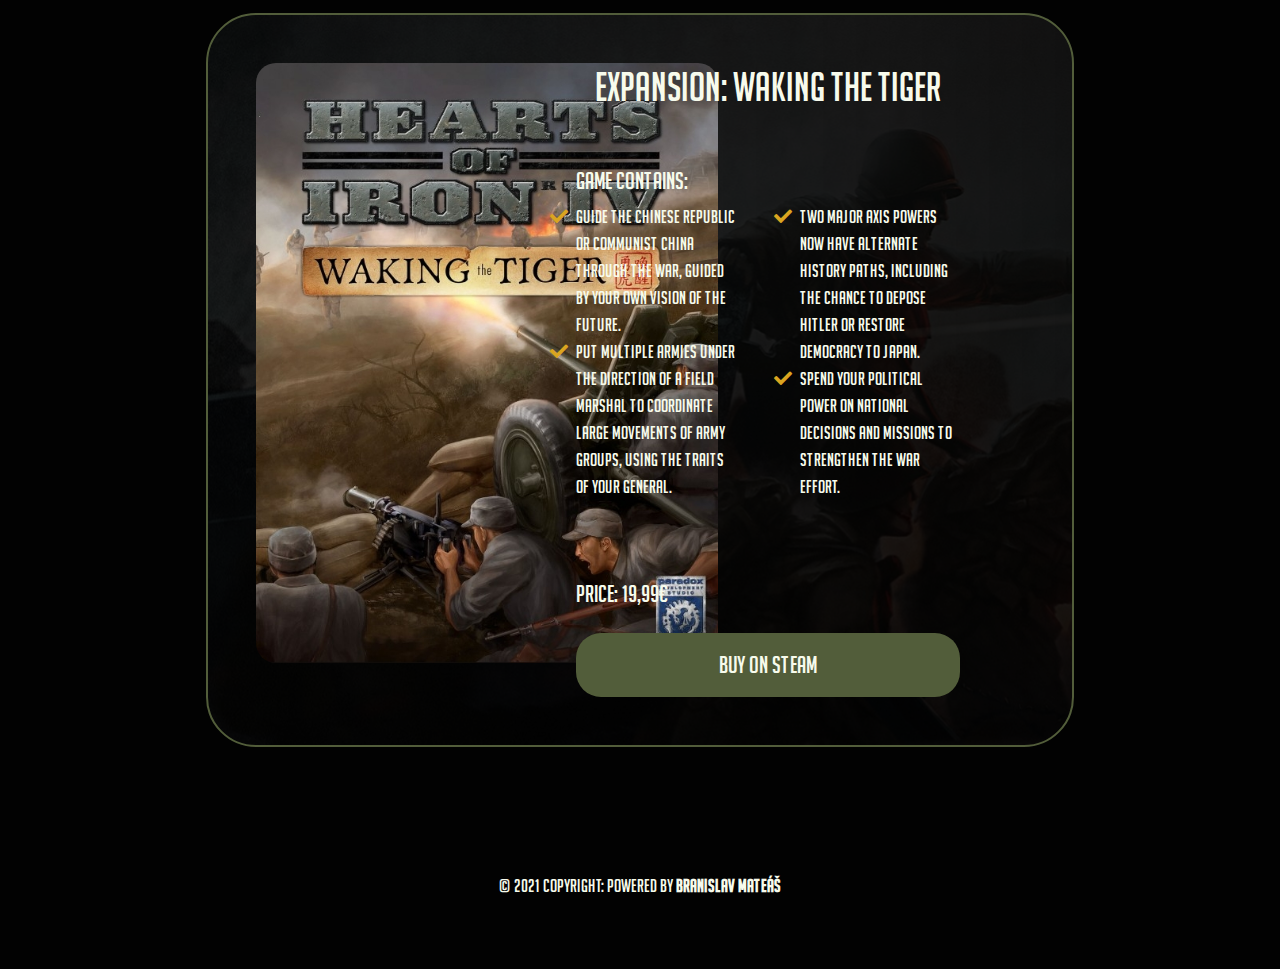
<file: dlcs.html>
<html lang="en">
    <head>
        <meta charset="UTF-8">
        <meta http-equiv="X-UA-Compatible" content="IE=edge">
        <meta name="viewport" content="width=device-width, initial-scale=1.0">
        <meta name="author" content="Branislav Mateáš">
        <link rel="icon" href="./img/icon.png">
        <link rel="stylesheet" href="./css/myStyles.css">
        <link rel="stylesheet" href="./bootstrap/css/bootstrap.min.css">
        <script src="./bootstrap/js/bootstrap.min.js"></script> 
        <link rel="stylesheet" href="./font-awesome/css/all.min.css">
        <link rel="stylesheet" href="./font-awesome/css/fontawesome.min.css">
        <link rel="stylesheet" href="./flickity/css/flickity.css">
        <script src="./flickity/js/flickity.pkgd.js"></script>
        <script src="https://ajax.googleapis.com/ajax/libs/jquery/3.6.0/jquery.min.js"></script> 
        <title>Heart of Iron 4 - Expansions</title>
    </head>
    <body>
        <header id="dlcsPage">
            <!-- NAVIGATION BAR -->
            <nav class="navbar navbar-expand-md">
                <div class="container-fluid col-lg-10 col-sm-12">
                    <a href="#">
                        <img src="./img/logo.png" class="navbar-brand" alt="HOI4 logo">
                    </a>
                    <button class="navbar-toggler first-button" type="button" data-bs-toggle="collapse" data-bs-target="#navbarMenu" 
                            aria-controls="navbarMenu" aria-expanded="false" aria-label="Toggle navigation">
                        <div class="animated-icon1"><span></span><span></span><span></span></div>
                    </button>
                    <div class="collapse navbar-collapse" id="navbarMenu">
                        <ul class="navbar-nav mx-auto">
                            <li class="nav-item">
                                <a class="nav-link" href="./index.html">Home</a>
                            </li>
                            <li class="nav-item">
                                <a class="nav-link" href="./about.html">About Us</a>
                            </li>
                            <li class="nav-item">
                                <a class="nav-link" href="./reviews.html">Reviews</a>
                            </li>
                        </ul>
                        <div class="d-flex ikonky">
                            <div class="nav-link">
                                <div>
                                    <a href="https://twitter.com/HOI_Game" target="_blank"><i class="fab fa-twitter"></i></a>
                                </div>
                                <div>
                                    <a href="https://www.facebook.com/Heartsofiron/" target="_blank"><i class="fab fa-facebook"></i></a>
                                </div>
                                <div>
                                    <a href="https://www.instagram.com/paradox_interactive/" target="_blank"><i class="fab fa-instagram"></i></a>
                                </div>
                            </div>
                        </div>
                    </div>
                </div>
            </nav>

            <!-- MAIN HEADER -->
            <div class="container-fluid col-lg-10">
                <div id="headerContent" class="col-12">
                    <h1 class="slogan">FOUND OUT OUR DLC-S!</h1>
                    <hr class="rounded">
                    <div id="buttons">
                        <div class="col-6">
                            <a class="d-flex justify-content-center trailer" href="https://www.youtube.com/watch?v=e9BiUtINy4w" target="_blank"><i class="far fa-play-circle"></i><h2>WATCH TRAILER</h2></a>
                        </div>
                        <div class=" col-6">
                            <a class="d-flex justify-content-center buy" href="https://store.steampowered.com/app/394360/Hearts_of_Iron_IV/" target="_blank"><i class="fas fa-shopping-bag"></i><h2>BUY ON STEAM</h2></a>
                        </div>    
                    </div>
                </div>
            </div>
        </header>

        <!-- EXPANSIONS -->
        <section id="expansions">
            <div class="container-fluid col-lg-10 col-sm-11 ready-content">
                <div class="col-10 product-box">
                    <div class="col-5 kover">
                        <img src="./img/cover.jpg" height="400px">
                    </div>
                    <div class="col-6 buy-box">
                        <h1>HEARTS OF IRON IV - CADET VERSION</h1>
                        <h2>Game Contains:</h2>
                        <div class="d-flex">
                            <ul class="multi-column">
                                <li><i class="fas fa-check"></i>Base Game</li>
                                <li><i class="fas fa-check"></i>Poland: United and Ready</li>
                                <li><i class="fas fa-check"></i>Forum Avatar</li>
                                <li><i class="fas fa-check"></i>Wallpaper</li>
                            </ul>
                        </div>
                        <h2>Price: <span class="euroPrice">39,99€</span></h2>
                        <div class="buyBtn">
                            <a class="d-flex steambuy" href="https://store.steampowered.com/app/394360/Hearts_of_Iron_IV/" target="_blank"><h2>Buy on Steam</h2></a>
                        </div>
                    </div>
                </div>
                
                <h1 id="nadpis">Expansions</h1>

                <div class="col-10 product-box prvy">
                    <div class="col-5 kover">
                        <img src="./img/cover1.jpg" height="600px">
                    </div>
                    <div class="col-6 buy-box">
                        <h1>Expansion: Death or Dishonor</h1>
                        <h2>New features:</h2>
                        <div class="d-flex">
                            <ul class="multi-column">
                                <li><i class="fas fa-check"></i>Experience the war from the difficult perspectives of Hungary, Romania, Czechoslovakia, and Yugoslavia.</li>
                                <li><i class="fas fa-check"></i>License military technology to bring other nations’ weapons to the field or sell your advances to the highest bidder.</li>
                                <li><i class="fas fa-check"></i>3 new musical tracks, new art content for the four focus nations, and new troop voiceovers.</li>
                                <li><i class="fas fa-check"></i>Update your arsenal by converting older units -- or make use of captured enemy vehicles and gear.</li>
                                <li><i class="fas fa-check"></i>New subject relationships for Fascist states allow the dominant power to gather an underling's resources and share technology and unit designs.</li>
                            </ul>
                        </div>
                        <h2>Price: <span class="euroPrice">9,99€</span></h2>
                        <div class="buyBtn">
                            <a class="d-flex steambuy" href="https://store.steampowered.com/app/584140/Expansion__Hearts_of_Iron_IV_Death_or_Dishonor/" target="_blank"><h2>Buy on Steam</h2></a>
                        </div>
                    </div>
                </div>

                <div class="col-10 product-box druhy">
                    <div class="col-5 kover">
                        <img src="./img/cover6.jpg" height="600px">
                    </div>
                    <div class="col-6 buy-box">
                        <h1>Expansion: Together for Victory</h1>
                        <h2>Game Contains:</h2>
                        <div class="d-flex">
                            <ul class="multi-column">
                                <li><i class="fas fa-check"></i>New national focus trees and events for Canada, Australia, New Zealand, The Raj (India) and South Africa</li>
                                <li><i class="fas fa-check"></i>New autonomy system giving subject states degrees of independence from a foreign master</li>
                                <li><i class="fas fa-check"></i>Technology sharing will allow Commonwealth nations to quickly catch up with British assistance</li>
                                <li><i class="fas fa-check"></i>Alternate historical path for each of the Dominions, with options to stay loyal to Great Britain, or forge a new, more independent destiny</li>
                                <li><i class="fas fa-check"></i>A Spearhead battleplan command allowing more control over grand encirclements and punching through enemy lines</li>
                            </ul>
                        </div>
                        <h2>Price: <span class="euroPrice">14,99€</span></h2>
                        <div class="buyBtn">
                            <a class="d-flex steambuy" href="https://store.steampowered.com/app/530760/Expansion__Hearts_of_Iron_IV_Together_for_Victory/" target="_blank"><h2>Buy on Steam</h2></a>
                        </div>
                    </div>
                </div>

                <div class="col-10 product-box treti">
                    <div class="col-5 kover">
                        <img src="./img/cover5.jpg" height="600px">
                    </div>
                    <div class="col-6 buy-box">
                        <h1>Expansion: Battle for the Bosporus</h1>
                        <h2>Game Contains:</h2>
                        <div class="d-flex">
                            <ul class="multi-column">
                                <li><i class="fas fa-check"></i>National Focus Tree for Bulgaria: Balance the factions in a divided land or reclaim territory lost in 1919.</li>
                                <li><i class="fas fa-check"></i>National Focus Tree for Turkey: Robbed of its empire in the last war, what future is there for Turkey in a new one?</li>
                                <li><i class="fas fa-check"></i>Voiceovers for Bulgaria, Greece and Turkey</li>
                                <li><i class="fas fa-check"></i>National Focus Tree for Greece: Riven by political division, Greek neutrality is maintained by the controversial Metaxas</li>
                                <li><i class="fas fa-check"></i>New 3D Unit Models for Balkan and Turkish Armies</li>
                                <li><i class="fas fa-check"></i>New music tracks</li>
                            </ul>
                        </div>
                        <h2>Price: <span class="euroPrice">9,99€</span></h2>
                        <div class="buyBtn">
                            <a class="d-flex steambuy" href="https://store.steampowered.com/app/1348660/Expansion__Hearts_of_Iron_IV_Battle_for_the_Bosporus/" target="_blank"><h2>Buy on Steam</h2></a>
                        </div>
                    </div>
                </div>

                <div class="col-10 product-box stvrty">
                    <div class="col-5 kover">
                        <img src="./img/cover4.jpg" height="600px">
                    </div>
                    <div class="col-6 buy-box">
                        <h1>Expansion: La Resistance</h1>
                        <h2>Game Contains:</h2>
                        <div class="d-flex">
                            <ul class="multi-column">
                                <li><i class="fas fa-check"></i>New French Focus Trees: Restore the Monarchy or guide Vichy France.</li>
                                <li><i class="fas fa-check"></i>Portuguese Focuses: Navigate the pressure of the World War, or involve yourself in the Spanish Conflict.</li>
                                <li><i class="fas fa-check"></i>Support Resistance: Use your agents to assist rebels in allied occupied territories.</li>
                                <li><i class="fas fa-check"></i>Code Cracking: Decrypt enemy codes to gain temporary advantages on the battlefield.</li>
                                <li><i class="fas fa-check"></i>New Spanish Focus Trees: Separate National Focuses for Republican and Nationalis Spain.</li>
                                <li><i class="fas fa-check"></i>Espionage: Recruit spies for Operations behind enemy lines, discovering their secrets and disrupting their plans.</li>
                                <li><i class="fas fa-check"></i>Collaboration Governments: Use your agents to set the stage for your invasion, preparing locals to manage conquered nations on your behalf.</li>
                            </ul>
                        </div>
                        <h2>Price: <span class="euroPrice">19,99€</span></h2>
                        <div class="buyBtn">
                            <a class="d-flex steambuy" href="https://store.steampowered.com/app/1158100/Expansion__Hearts_of_Iron_IV_La_Rsistance/" target="_blank"><h2>Buy on Steam</h2></a>
                        </div>
                    </div>
                </div>

                <div class="col-10 product-box piaty">
                    <div class="col-5 kover">
                        <img src="./img/cover3.jpg" height="600px">
                    </div>
                    <div class="col-6 buy-box">
                        <h1>Expansion: Man the guns</h1>
                        <h2>Game Contains:</h2>
                        <div class="d-flex">
                            <ul class="multi-column">
                                <li><i class="fas fa-check"></i>More active democratic nations, with new alternate history paths and greater options in peacetime.</li>
                                <li><i class="fas fa-check"></i>Sign naval treaties to limit your rivals, or defy international order on your own.</li>
                                <li><i class="fas fa-check"></i>Welcome governments in exile.</li>
                                <li><i class="fas fa-check"></i>Design new warships to match the challenges of naval warfare in all conditions.</li>
                                <li><i class="fas fa-check"></i>Navigate minefields and build new landing craft in a reworking of amphibious war.</li>
                            </ul>
                        </div>
                        <h2>Price: <span class="euroPrice">19,99€</span></h2>
                        <div class="buyBtn">
                            <a class="d-flex steambuy" href="https://store.steampowered.com/app/815460/Expansion__Hearts_of_Iron_IV_Man_the_Guns/" target="_blank"><h2>Buy on Steam</h2></a>
                        </div>
                    </div>
                </div>

                <div class="col-10 product-box siesty">
                    <div class="col-5 kover">
                        <img src="./img/cover2.jpg" height="600px">
                    </div>
                    <div class="col-6 buy-box">
                        <h1>Expansion: Waking the Tiger</h1>
                        <h2>Game Contains:</h2>
                        <div class="d-flex">
                            <ul class="multi-column">
                                <li><i class="fas fa-check"></i>Guide the Chinese Republic or Communist China through the war, guided by your own vision of the future.</li>
                                <li><i class="fas fa-check"></i>Put multiple armies under the direction of a field marshal to coordinate large movements of army groups, using the traits of your general.</li>
                                <li><i class="fas fa-check"></i>Two major Axis powers now have alternate history paths, including the chance to depose Hitler or restore democracy to Japan.</li>
                                <li><i class="fas fa-check"></i>Spend your political power on national decisions and missions to strengthen the war effort.</li>
                            </ul>
                        </div>
                        <h2>Price: <span class="euroPrice">19,99€</span></h2>
                        <div class="buyBtn">
                            <a class="d-flex steambuy" href="https://store.steampowered.com/app/702350/Expansion__Hearts_of_Iron_IV_Waking_the_Tiger/" target="_blank"><h2>Buy on Steam</h2></a>
                        </div>
                    </div>
                </div>
            </div>
        </section>

        <!-- FOOTER -->
        <section id="footer">
            <h3>© 2021 Copyright: Powered by <strong>Branislav Mateáš</strong></h3>
        </section>
    </body>
    <script>
        $(document).ready(function () {
            $('.first-button').on('click', function () {
              $('.animated-icon1').toggleClass('open');
            });
        });
    </script>
</html>
</file>
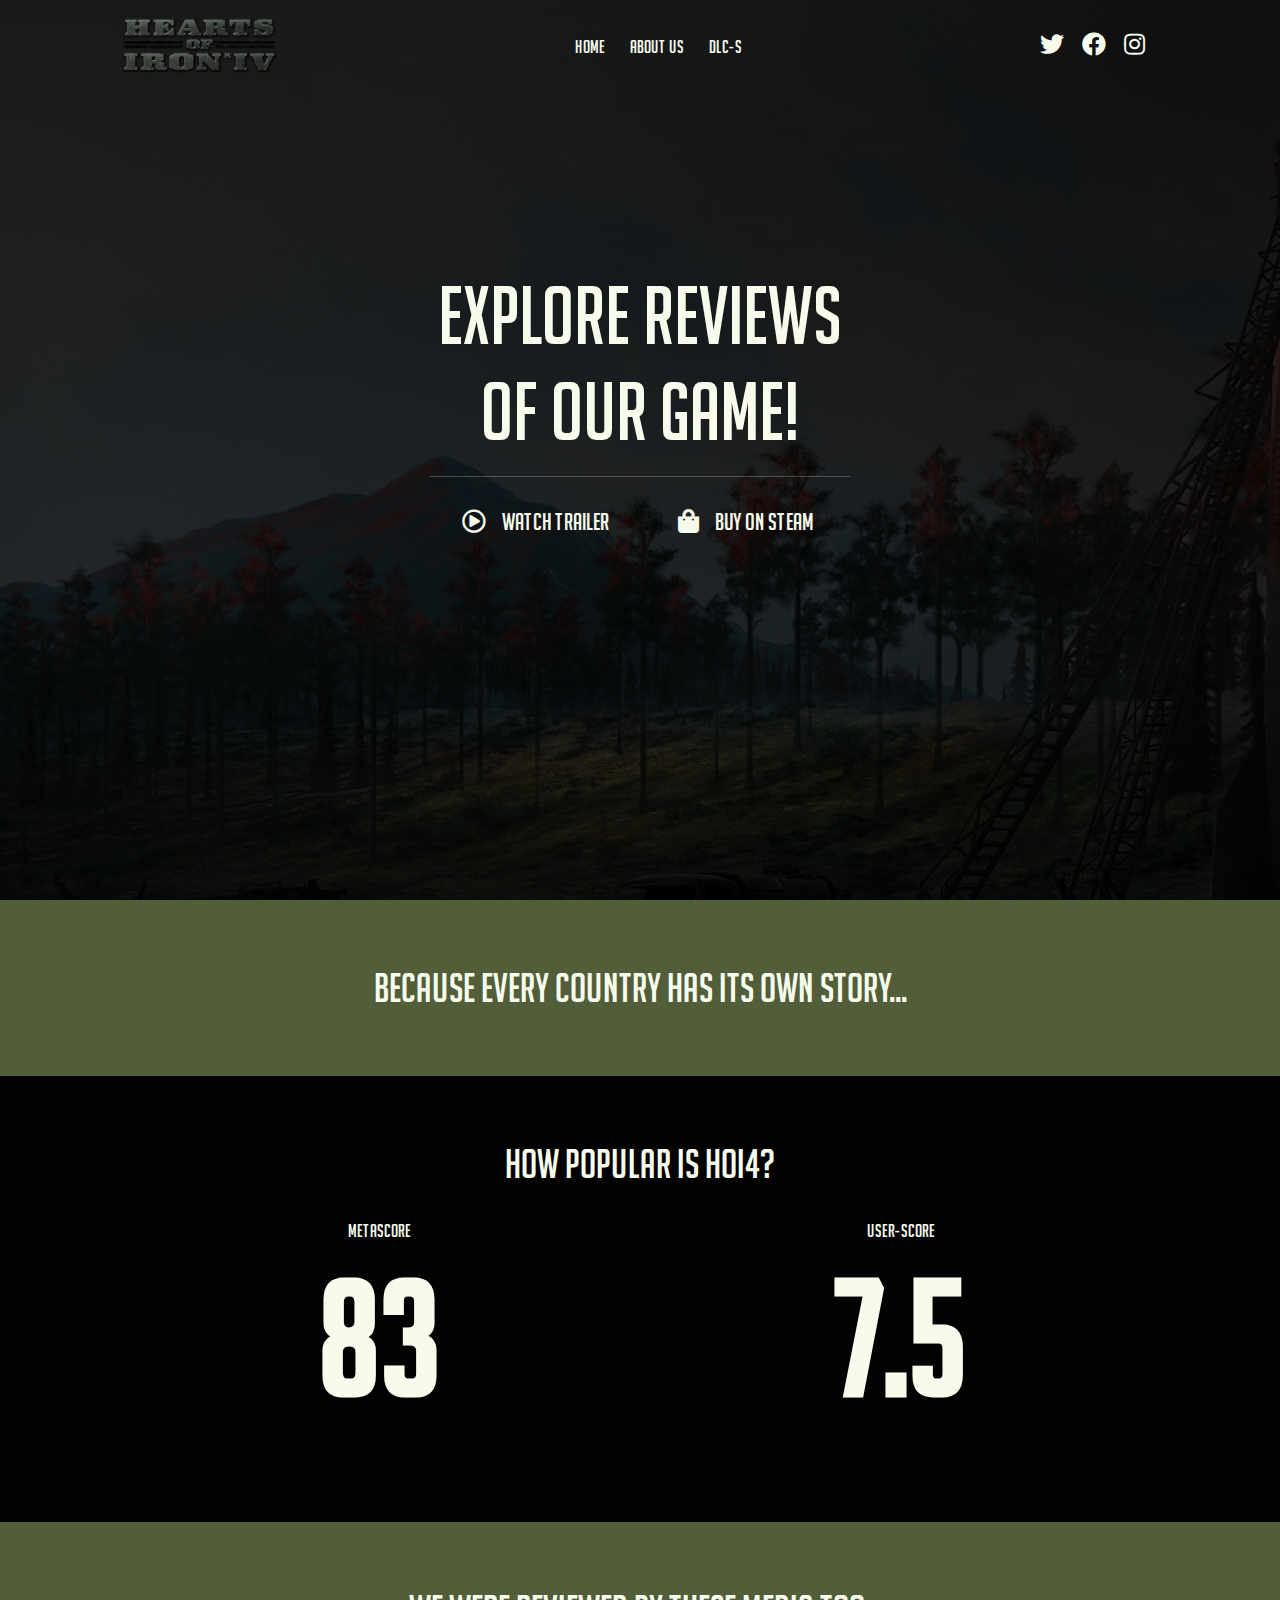
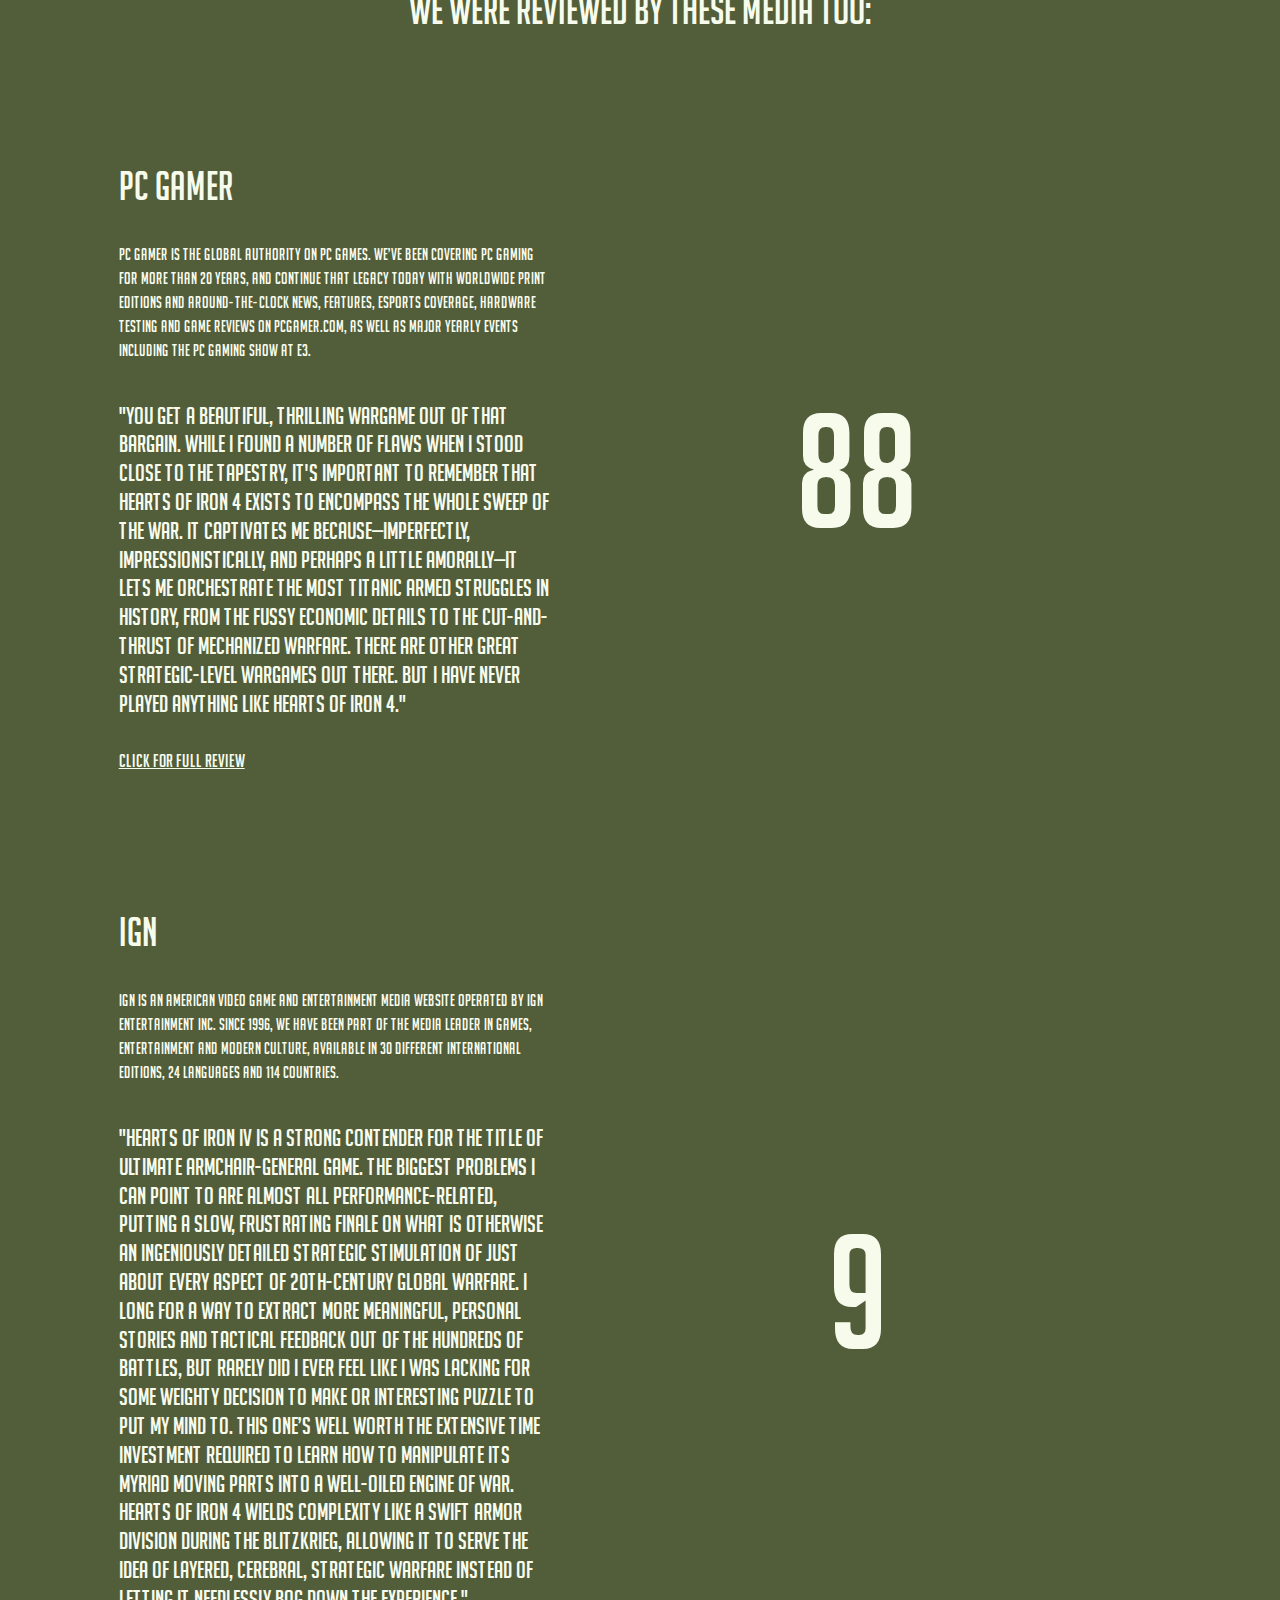
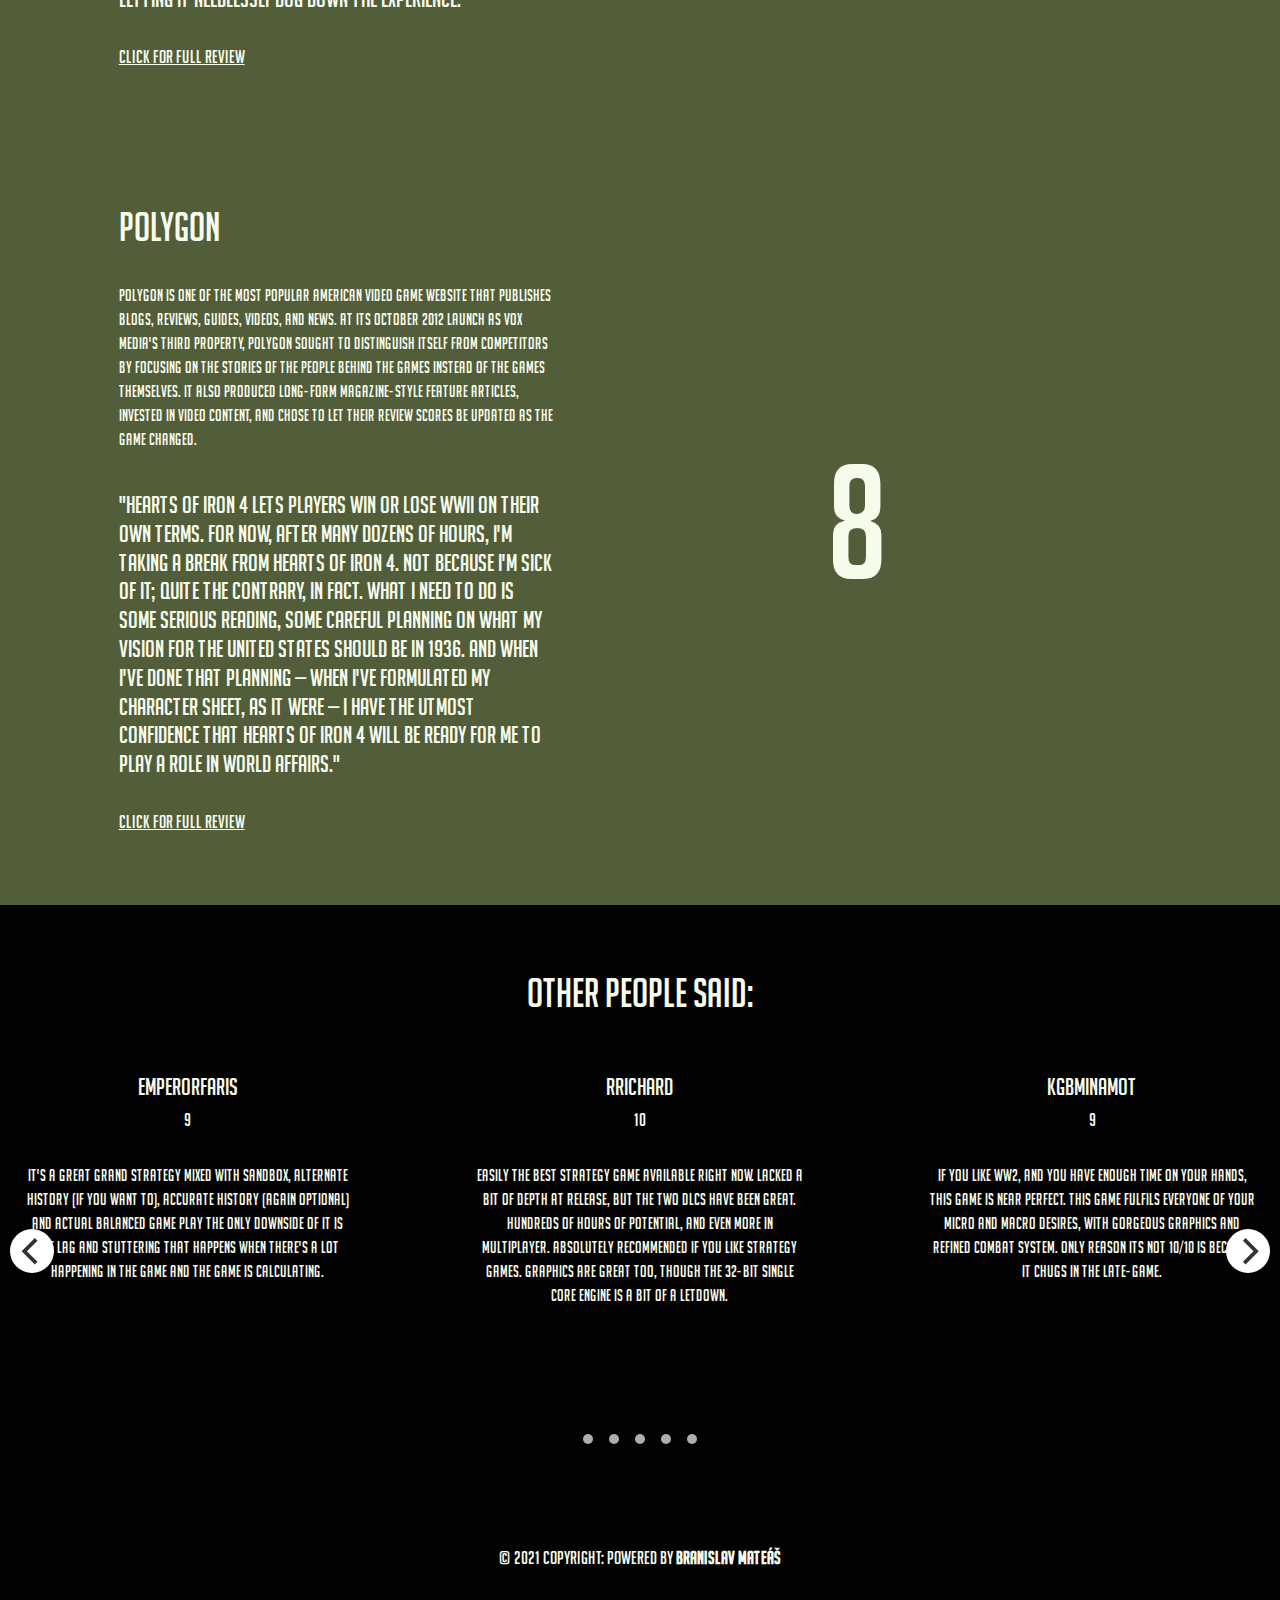
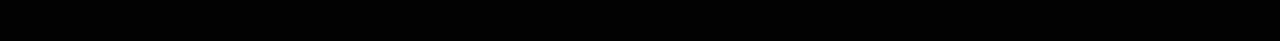
<file: reviews.html>
<html lang="en">
    <head>
        <meta charset="UTF-8">
        <meta http-equiv="X-UA-Compatible" content="IE=edge">
        <meta name="viewport" content="width=device-width, initial-scale=1.0">
        <meta name="author" content="Branislav Mateáš">
        <link rel="icon" href="./img/icon.png">
        <link rel="stylesheet" href="./css/myStyles.css">
        <link rel="stylesheet" href="./bootstrap/css/bootstrap.min.css">
        <script src="./bootstrap/js/bootstrap.min.js"></script> 
        <link rel="stylesheet" href="./font-awesome/css/all.min.css">
        <link rel="stylesheet" href="./font-awesome/css/fontawesome.min.css">
        <link rel="stylesheet" href="./flickity/css/flickity.css">
        <script src="./flickity/js/flickity.pkgd.js"></script>
        <script src="https://ajax.googleapis.com/ajax/libs/jquery/3.6.0/jquery.min.js"></script> 
        <title>Heart of Iron 4 - Review</title>
    </head>
    <body>
        <header id="reviewsPage">
            <!-- NAVIGATION BAR -->
            <nav class="navbar navbar-expand-md">
                <div class="container-fluid col-lg-10 col-sm-12">
                    <a href="#">
                        <img src="./img/logo.png" class="navbar-brand" alt="HOI4 logo">
                    </a>
                    <button class="navbar-toggler first-button" type="button" data-bs-toggle="collapse" data-bs-target="#navbarMenu" 
                            aria-controls="navbarMenu" aria-expanded="false" aria-label="Toggle navigation">
                        <div class="animated-icon1"><span></span><span></span><span></span></div>
                    </button>
                    <div class="collapse navbar-collapse" id="navbarMenu">
                        <ul class="navbar-nav mx-auto">
                            <li class="nav-item">
                                <a class="nav-link" href="./index.html">Home</a>
                            </li>
                            <li class="nav-item">
                                <a class="nav-link" href="./about.html">About Us</a>
                            </li>
                            <li class="nav-item">
                                <a class="nav-link" href="./dlcs.html">DLC-s</a>
                            </li>
                        </ul>
                        <div class="d-flex ikonky">
                            <div class="nav-link">
                                <div>
                                    <a href="https://twitter.com/HOI_Game" target="_blank"><i class="fab fa-twitter"></i></a>
                                </div>
                                <div>
                                    <a href="https://www.facebook.com/Heartsofiron/" target="_blank"><i class="fab fa-facebook"></i></a>
                                </div>
                                <div>
                                    <a href="https://www.instagram.com/paradox_interactive/" target="_blank"><i class="fab fa-instagram"></i></a>
                                </div>
                            </div>
                        </div>
                    </div>
                </div>
            </nav>

            <!-- MAIN HEADER -->
            <div class="container-fluid col-lg-10">
                <div id="headerContent" class="col-12">
                    <h1 class="slogan">EXPLORE REVIEWS OF OUR GAME!</h1>
                    <hr class="rounded">
                    <div id="buttons">
                        <div class="col-6">
                            <a class="d-flex justify-content-center trailer" href="https://www.youtube.com/watch?v=e9BiUtINy4w" target="_blank"><i class="far fa-play-circle"></i><h2>WATCH TRAILER</h2></a>
                        </div>
                        <div class=" col-6">
                            <a class="d-flex justify-content-center buy" href="https://store.steampowered.com/app/394360/Hearts_of_Iron_IV/" target="_blank"><i class="fas fa-shopping-bag"></i><h2>BUY ON STEAM</h2></a>
                        </div>    
                    </div>
                </div>
            </div>
        </header>

        <!-- ABOUT GAME -->
        <section id="about">
            <div class="container-fluid col-lg-10 col-sm-11 about-content">
                <h1>
                    Because every country has its own story... 
                </h1>
            </div>
        </section>

        <!-- POPULARITY -->
        <section id="popularity">
            <h1>How popular is HOI4?</h1>
            <div class="container-fluid col-lg-10 col-sm-11 stats">
                <div class="col-6 score">
                    <h3>Metascore</h3>
                    <h1><strong>83</strong></h1>
                </div>
                <div class="col-6 score">
                    <h3>User-score</h3>
                    <h1><strong>7.5</strong></h1>
                </div>
        </section>

        <!-- REVIEWS -->
        <section id="rews">
            <h1>We were reviewed by these media too:</h1>
            <div class="container-fluid col-lg-10 col-sm-11 media">
                <div class="col-12" id="pcgamer">
                    <div class="col-5 about-medium">
                        <h1>PC Gamer</h1>
                        <p>
                            PC Gamer is the global authority on PC games. We’ve been covering 
                            PC gaming for more than 20 years, and continue that legacy today 
                            with worldwide print editions and around-the-clock news, features, 
                            esports coverage, hardware testing and game reviews on PCGamer.com, 
                            as well as major yearly events including the PC Gaming Show at E3. 
                        </p>
                        <br>
                        <h2>
                            "You get a beautiful, thrilling wargame out of that bargain. While 
                            I found a number of flaws when I stood close to the tapestry, it's 
                            important to remember that Hearts of Iron 4 exists to encompass the 
                            whole sweep of the war. It captivates me because—imperfectly, 
                            impressionistically, and perhaps a little amorally—it lets me 
                            orchestrate the most titanic armed struggles in history, from the 
                            fussy economic details to the cut-and-thrust of mechanized warfare. 
                            There are other great strategic-level wargames out there. But I 
                            have never played anything like Hearts of Iron 4."
                        </h2>
                        <br>
                        <a href="https://www.pcgamer.com/hearts-of-iron-4-review/" target="_blank"><h3><u>Click for full review</u></h3></a>
                    </div>
                    <div class="col-7 score">
                        <h1>88</h1>
                    </div>
                </div>
            </div>

            <div class="container-fluid col-lg-10 col-sm-11 media">
                <div class="col-12" id="ign">
                    <div class="col-5 about-medium">
                        <h1>IGN</h1>
                        <p>
                            IGN is an American video game and entertainment media website operated 
                            by IGN Entertainment Inc. Since 1996, we have been part of the media 
                            leader in games, entertainment and modern culture, available in 30 different 
                            international editions, 24 languages and 114 countries.  
                        </p>
                        <br>
                        <h2>
                            "Hearts of Iron IV is a strong contender for the title of ultimate 
                            armchair-general game. The biggest problems I can point to are almost 
                            all performance-related, putting a slow, frustrating finale on what is 
                            otherwise an ingeniously detailed strategic stimulation of just about 
                            every aspect of 20th-century global warfare. I long for a way to 
                            extract more meaningful, personal stories and tactical feedback out 
                            of the hundreds of battles, but rarely did I ever feel like I was 
                            lacking for some weighty decision to make or interesting puzzle to put 
                            my mind to. This one’s well worth the extensive time investment required 
                            to learn how to manipulate its myriad moving parts into a well-oiled 
                            engine of war. Hearts of Iron 4 wields complexity like a swift armor 
                            division during the blitzkrieg, allowing it to serve the idea of 
                            layered, cerebral, strategic warfare instead of letting it needlessly 
                            bog down the experience."
                        </h2>
                        <br>
                        <a href="https://www.ign.com/articles/2016/06/06/1558481" target="_blank"><h3><u>Click for full review</u></h3></a>
                    </div>
                    <div class="col-7 score">
                        <h1>9</h1>
                    </div>
                </div>
            </div>

            <div class="container-fluid col-lg-10 col-sm-11 media">
                <div class="col-12" id="polygon">
                    <div class="col-5 about-medium">
                        <h1>Polygon</h1>
                        <p>
                            Polygon is one of the most popular American video game website that 
                            publishes blogs, reviews, guides, videos, and news. At its October 
                            2012 launch as Vox Media's third property, Polygon sought to distinguish 
                            itself from competitors by focusing on the stories of the people behind 
                            the games instead of the games themselves. It also produced long-form 
                            magazine-style feature articles, invested in video content, and chose to 
                            let their review scores be updated as the game changed.
                        </p>
                        <br>
                        <h2>
                            "Hearts of Iron 4 lets players win or lose WWII on their own terms. For 
                            now, after many dozens of hours, I'm taking a break from Hearts of Iron 
                            4. Not because I'm sick of it; quite the contrary, in fact. What I need 
                            to do is some serious reading, some careful planning on what my vision 
                            for the United States should be in 1936. And when I've done that planning 
                            — when I've formulated my character sheet, as it were — I have the utmost 
                            confidence that Hearts of Iron 4 will be ready for me to play a role in 
                            world affairs."
                        </h2>
                        <br>
                        <a href="https://www.polygon.com/2016/7/19/12215976/hearts-of-iron-4-review" target="_blank"><h3><u>Click for full review</u></h3></a>
                    </div>
                    <div class="col-7 score">
                        <h1>8</h1>
                    </div>
                </div>
            </div>
        </section>

        <!-- OTHERS SAID -->
        <section id="othSaid">
            <h1>Other people said:</h1>
            <div class="main-carousel" data-flickity='{ "initialIndex": 1 }'>
                <div class="carousel-cell">
                    <h2>Rrichard</h2>
                    <h3>10</h1>
                    <br>
                    <p>
                        Easily the best strategy game available right now. Lacked a bit of depth at release, but 
                        the two DLCs have been great. Hundreds of hours of potential, and even more in multiplayer. 
                        Absolutely recommended if you like strategy games. Graphics are great too, though the 32-bit 
                        single core engine is a bit of a letdown.
                    </p>
                </div>
                <div class="carousel-cell"> 
                    <h2>KGBMinamot</h2>
                    <h3>9</h1>
                    <br>
                    <p>
                        If you like WW2, and you have enough time on your hands, this game is near perfect. This 
                        game fulfils everyone of your micro and macro desires, with gorgeous graphics and refined 
                        combat system. Only reason its not 10/10 is because it chugs in the late-game.
                    </p>
                </div>
                <div class="carousel-cell">
                    <h2>Super12</h2>
                    <h3>10</h1>
                    <br>
                    <p>
                        Best. Game. Ever. No Argument. Ok, fine, the AI is a bit bad, but the level of detail is 
                        amazing, and the Modding community is the best. Just ever, it can fix whatever problems you 
                        may have, also the production system is the best, and also the air combat is the best.
                    </p>
                </div>
                <div class="carousel-cell">
                    <h2>vvmax</h2>
                    <h3>8</h1>
                    <br>
                    <p>
                        The game was quite good but not as good as Crusader Kings 2. The game is about World War 2, 
                        which there are a hell lot of games about, making Hearts of Iron 4 very cliche, the game 
                        has a huge learning curve, which can make a lot of players quit. But other than that, Hearts 
                        Of Iron 4 is a brillian game.
                    </p>
                </div>
                <div class="carousel-cell">
                    <h2>Emperorfaris</h2>
                    <h3>9</h1>
                    <br>
                    <p>
                        it's a great grand strategy mixed with sandbox, alternate history (if you want to), accurate 
                        history (again optional) and actual balanced game play the only downside of it is the lag and 
                        stuttering that happens when there's a lot happening in the game and the game is calculating.
                    </p>
                </div>
            </div>
        </section>

        <!-- FOOTER -->
        <section id="footer">
            <h3>© 2021 Copyright: Powered by <strong>Branislav Mateáš</strong></h3>
        </section>
    </body>
    <script>
        $(document).ready(function () {
            $('.first-button').on('click', function () {
              $('.animated-icon1').toggleClass('open');
            });
        });

        // flickity init
        var elem = document.querySelector('.main-carousel');
        var flkty = new Flickity( elem, {
            // options
            cellAlign: 'center',
            contain: true,
            adaptiveHeight: false,
            imagesLoaded: true,
            wrapAround: true
        });

        // element argument can be a selector string
        //   for an individual element
        var flkty = new Flickity( '.main-carousel', {
        // options
        });
    </script>
</html>
</file>
<file: css/myStyles.css>
/* FONT */
@font-face {
    font-family: 'Noodle';
    src: url('../fonts/big_noodle_titling.ttf') format('truetype');
  }

/* GENERAL CSS*/
* {
    padding: 0;
    margin: 0;
}

html {
    overflow-x: hidden;
    outline-color: #fff;
    box-sizing: border-box;
    min-width: 450px;
}

*, *::before, *::after {
    box-sizing: inherit;
}

h1, h2, h3, h4, h5, h6, span, a, div, li, p, a {
    font-family: 'Noodle', Helvetica, Arial, sans-serif;
    color: #f7fbec !important;
}

/* FONT-SIZES */
h1 {
    font-size: 2.5em !important;
}

h2 {
    font-size: 1.5em !important;
}

h3 {
    font-size: 1.125em !important;
}

h4 {
    font-size: 1em !important;
}

h5 {
    font-size: 0.875em !important;
}

@media screen and (max-width: 767px) {
    body {
        overflow-x: visible;
    }
}

ul {
    list-style: none;
}

a {
    text-decoration: none !important;
}

/* MAIN PAGE */
/* HEADER */
header {
    height: 100vh;
    background: linear-gradient(to bottom, rgba(0, 0, 0, 0.9), rgba(0, 0, 0, 0.8)), url('../img/mainBg.jpg');
    background-size: cover;
    background-repeat: no-repeat;
    background-position: center;
}

header h1 {
    font-size: 5em !important;
}

/* NAVBAR */
.navbar-brand {
    height: 72px;
}

d-flex {
    flex-direction: row !important;
}

i {
    font-size: 24px;
    padding-left: 18px;
}

i:hover {
    transition: 0.3s;
    color: #C4C7BC;
}

header .d-flex .nav-link {
    display: flex !important;
}

header .d-flex .nav-link:first-child {
    padding-left: 0px;
}

.nav-item {
    font-size: 1.125em;
    padding: 0.25em;
    border-top: 4px solid transparent;
    transition: 0.3s ease;
}

@media screen and (max-width: 767px) {
    #navbarMenu {
        text-align: center;
        justify-content: center;
    }

    .ikonky {
        width: min-content;
        margin: 0 auto;
        padding-top: 8px;
        border-top: 1px solid #f7fbec;
    }

    .nav-item {
        border: none;
        border-left: 4px solid transparent;
        transition: 0.3s ease;
    }   
    
    .nav-item:hover {
        border-left: 4px solid #f7fbec;
        transition: 0.3s ease;
    }    

    .navbar-nav {
        padding-top: 1em;
    }


}

@media screen and (min-width: 768px) {
    .nav-item:hover {
        border-top: 4px solid #f7fbec;
        transition: 0.3s ease;
    }    
}



/* NAVBAR ICON */
.animated-icon1 {
    width: 30px;
    height: 20px;
    position: relative;
    margin: 0px;
    -webkit-transform: rotate(0deg);
    -moz-transform: rotate(0deg);
    -o-transform: rotate(0deg);
    transform: rotate(0deg);
    -webkit-transition: .5s ease-in-out;
    -moz-transition: .5s ease-in-out;
    -o-transition: .5s ease-in-out;
    transition: .5s ease-in-out;
    cursor: pointer;
}

.animated-icon1 span {
    display: block;
    position: absolute;
    height: 3px;
    width: 100%;
    border-radius: 9px;
    opacity: 1;
    left: 0;
    -webkit-transform: rotate(0deg);
    -moz-transform: rotate(0deg);
    -o-transform: rotate(0deg);
    transform: rotate(0deg);
    -webkit-transition: .25s ease-in-out;
    -moz-transition: .25s ease-in-out;
    -o-transition: .25s ease-in-out;
    transition: .25s ease-in-out;
    background-color: #f7fbec;
}

.navbar-toggler:focus {
    box-shadow: none !important;
}

.animated-icon1 span:nth-child(1) {
    top: 0px;
}

.animated-icon1 span:nth-child(2) {
    top: 10px;
}

.animated-icon1 span:nth-child(3) {
    top: 20px;
}

.animated-icon1.open span:nth-child(1) {
    top: 11px;
    -webkit-transform: rotate(135deg);
    -moz-transform: rotate(135deg);
    -o-transform: rotate(135deg);
    transform: rotate(135deg);
}

.animated-icon1.open span:nth-child(2) {
    opacity: 0;
    left: -60px;
}

.animated-icon1.open span:nth-child(3) {
    top: 11px;
    -webkit-transform: rotate(-135deg);
    -moz-transform: rotate(-135deg);
    -o-transform: rotate(-135deg);
    transform: rotate(-135deg);
}

@media screen and (max-width: 767px) {
    .animated-icon1 {
        margin-right: -0.25em !important;
    }
}

@media screen and (max-width: 576px) {
    .animated-icon1 {
        margin-right: -0.5em !important;
    }
}

/* MAIN HEADER */
#headerContent {
    padding-top: 20vh;
    color: #f7fbec;
    max-width: 420px;
    margin: 0 auto;
    text-align: center;
}

hr .rounded {
    border-top: 8px solid #f7fbec;
    border-radius: 5px;
}

.trailer, .buy {
    align-items: baseline;
}

.trailer h2:hover, .buy h2:hover {
    color: #C4C7BC !important;
    transition: 0.3s;
}

#headerContent i {
    padding: 16px;
    padding-left: 0px;
}

#headerContent i:hover {
    color: #f7fbec;
}

#buttons {
    display: flex;
    justify-content: center;
}

/* FEATURES */
#features {
    padding-top: 64px;
    padding-bottom: 64px;
    background-color: #020202;
    background-size: cover;
    background-repeat: no-repeat;
}

.features-content {
    display: flex;
    margin: 0 auto;
    text-align: center;
}

#features .box {
    padding: 0 72px;
}

#features .box img {
    padding-bottom: 24px;
}

#features .box h2 {
    padding-bottom: 8px;
}

#features .popis {
    max-width: 450px;
    margin: 0 auto;
}

@media screen and (max-width: 991px) {
    .features-content {
        flex-direction: column;
    }
    #features .box {
        padding-top: 64px;
    }
}

/* ABOUT GAME */
#about {
    background-color: #525D3A;
    padding-top: 64px;
    padding-bottom: 64px;
}

#about h1 {
    margin: 0 auto;
    text-align: center;
}

.about-content {
    display: flex;
    flex-direction: row;
    margin: 0 auto;
    text-align: center;
}


/* ABOUT PARADOX */
#paradox {
    background-color: #020202;
    padding-top: 64px;
    padding-bottom: 64px;
}

#paradox h1 {
    text-align: center;
    padding-bottom: 24px;
}

.paradox-content {
    margin: 0 auto;
    display: flex;
}

#paradox a h2:hover {
    transition: 0.3s;
    color: #C4C7BC !important;
}

.obrazok {
    justify-content: flex-end;
}

.text h2 {
    max-width: 808px;
}

@media screen and (max-width: 1399px) {
    #paradoxLogo {
        display: none;
    }
    .text {
        width: 100% !important;
    }
}

@media screen and (max-width: 991px) {
    .paradox-content {
        flex-direction: column;
        justify-content: center;
        margin: 0 auto;
        text-align: center;
    }
}

/* REQUIREMENTS FOR THE GAME */
#req {
    background-color: #525D3A;
    padding-top: 64px;
    padding-bottom: 64px;
    text-align: center;
}

#req h1 {
    padding-bottom: 24px;
}

.req-content {
    background-color: #525D3A;
    border-radius: 50%;
    margin: 0 auto;
    display: inline-block;
}

table {
    color: #f7fbec;
    width: 100%;
}

table i {
    color: #C4C7BC;
    margin-right: 8px;
    padding-left: 0;
}

tr {
    font-size: 1.5em;
}

td {
    padding-right: 24px;
}

.firstOf {
    padding-right: 0px;
}

#leftMin, #rightRec {
    width: 50%;
}

#leftMin {
    float: left;
}

#leftMin::after {
    content: "";
    clear: both;
    display: table;
}

#rightRec {
    float: right;
}

#rightRec::after {
    content: "";
    clear: both;
    display: table;
}

/* READY TO BUY? */
#ready {
    background-color: #020202;
    padding-top: 256px;
    padding-bottom: 256px;
}

.ready-content {
    margin: 0 auto;
}

.product-box {
    padding: 48px;
    display: flex;
    margin: 0 auto;
    border-radius: 50px;
    border: 2px solid #525D3A;
    background: linear-gradient(to left, rgba(0, 0, 0, 0.9), rgba(0, 0, 0, 0.8)), url('../img/product.jpg');
    background-size: cover;
    background-position: left bottom;
}

.kover img {
    border-radius: 20px;
}

.buy-box h1 {
    padding-bottom: 48px;
    text-align: center;
}

.multi-column {
    padding-left: 0;
    -moz-column-count: 2;
    -moz-column-gap: 64px;
    -webkit-column-count: 2;
    -webkit-column-gap: 64px;
    column-count: 2;
    column-gap: 64px;
    padding-bottom: 64px;
}

.buy-box li {
    font-size: 1.125em;
}

.buy-box li i {
    font-size: 1em;
    color: goldenrod;
    padding-right: 8px;
}

.buyBtn {
    margin-top: 24px;
    background-color: #525D3A;
    border-radius: 25px;
    text-align: center;
    height: 64px;
}

.steambuy {
    height: 64px;
    line-height: 64px;
    align-items: center;
    justify-content: center;
}

.steambuy h2 {
    margin-bottom: 0px;
}

.more {
    margin: 0 auto; 
    margin-top: 48px;
}

.more a h1:hover{
    transition: 0.3s;
    color: #C4C7BC !important;
}

/* REVIEWS */
#reviews {
    background-color: #525D3A;
    padding-top: 64px;
    padding-bottom: 24px;
}

#reviews h1 {
    text-align: center;
    padding-bottom: 24px;
}

.carousel-cell {
    text-align: center;
    width: 33% !important;
    margin-right: 30px;
    padding: 48px;
}

.flickity-page-dots .dot {
    background: #f7fbec !important;
}

.review-content {
    padding-top: 128px;
}

.review-content a h1:hover{
    color: #C4C7BC !important;
}

/* FOOTER */
#footer {
    padding-top: 64px;
    padding-bottom: 64px;
    background-color: #020202;
    text-align: center;
} 

/* DLCS */
/* HEADER */
#dlcsPage {
    background: linear-gradient(to bottom, rgba(0, 0, 0, 0.9), rgba(0, 0, 0, 0.8)), url('../img/mainBg3.jpg');
}

/* EXPANSIONS */
#expansions {
    padding-top: 128px;
    background-color: #020202;
    padding-bottom: 64px;
}

#expansions .product-box {
    margin-bottom: 128px;
}

#expansions .product-box:last-of-type {
    margin-bottom: 0;
}

#nadpis {
    text-align: center;
    padding-bottom: 36px;
}

#expansions .multi-column i {
    margin-left: -44px;
}

.prvy {
    background: linear-gradient(to left, rgba(0, 0, 0, 0.9), rgba(0, 0, 0, 0.8)), url('../img/mainBg4.jpg');
    background-position: right;
}

.druhy {
    background: linear-gradient(to left, rgba(0, 0, 0, 0.9), rgba(0, 0, 0, 0.8)), url('../img/mainBg2.jpg');
}

.treti {
    background: linear-gradient(to left, rgba(0, 0, 0, 0.9), rgba(0, 0, 0, 0.8)), url('../img/mainBg.jpg');
    background-position: bottom right;
}

.stvrty {
    background: linear-gradient(to left, rgba(0, 0, 0, 0.9), rgba(0, 0, 0, 0.8)), url('../img/mainBg5.jpg');
    background-position: bottom;
}

.piaty {
    background: linear-gradient(to left, rgba(0, 0, 0, 0.9), rgba(0, 0, 0, 0.8)), url('../img/mainBg6.jpg');
}

.siesty {
    background: linear-gradient(to left, rgba(0, 0, 0, 0.9), rgba(0, 0, 0, 0.8)), url('../img/mainBg7.jpg');
}


/* REVIEWS */
/* HEADER */
#reviewsPage {
    background: linear-gradient(to bottom, rgba(0, 0, 0, 0.9), rgba(0, 0, 0, 0.8)), url('../img/mainBg4.jpg');
}

/* POPULARITY */
#popularity {
    background-color: #020202;
    padding-bottom: 64px;
    padding-top: 64px;
}

#popularity h1 {
    text-align: center; 
    padding-bottom: 24px;
}

.stats {
    margin: 0 auto;
    display: flex;
    justify-content: space-around;
    flex-direction: row;
}

.score {
    text-align: center;
}

.media .score {
    display: flex;
    align-items: center;
}

.score h3, .score h1 {
    text-align: center;
    margin: 0 auto;
}

.score h1 {
    font-size: 10em !important;
}

/* REVIEWS */
#rews {
    background-color: #525D3A;
    padding-top: 64px;
    padding-bottom: 64px;
}

#rews h1 {
    text-align: center;
}

#pcgamer, #ign, #polygon {
    display: flex;
    flex-direction: row;
}

#pcgamer .about-medium h1, #ign .about-medium h1, #polygon .about-medium h1 {
    text-align: left;
    padding-bottom: 24px;
}

.media {
    margin-top: 128px;
}


/* ABOUT */
/* HEADER */
#aboutPage {
    background: linear-gradient(to bottom, rgba(0, 0, 0, 0.9), rgba(0, 0, 0, 0.8)), url('../img/mainBg2.jpg');
}

/* OTHERS SAID */
#othSaid {
    padding-top: 64px;
    padding-bottom: 64px;
    background-color: #020202;
}

#othSaid h1 {
    text-align: center;
}

/* ANIMATION PLACE */ 
#aniPlace {
    background-color: #525D3A;
    padding-top: 64px;
    padding-bottom: 64px;
}

#tank {
    animation-name: prechod;
    animation-duration: 10s;
    animation-iteration-count: infinite;
    animation-timing-function: linear;
}
  
@keyframes prechod {
    0% {
        transform: translate(120vw, 0px) rotateY(0deg);
    }

    90% {
        transform: rotateY(0deg)
    }
    100% {
        transform: translate(-20vw, 0px) rotateY(180deg);
    }
}


/* OTHER GAMES */
#other {
    background-color: #020202;
    padding-top: 64px;
    padding-bottom: 64px;
}

#other h1 {
    text-align: center;
    padding-bottom: 24px;
}

#other .paradox-content {
    margin-bottom: 128px;
}

#other .paradox-content:last-of-type {
    margin-bottom: 0;
}

/* FORMULAR */ 
#formular {
    background-color: #525D3A;
    padding-bottom: 64px;
    padding-top: 64px;
}

#formular h1 {
    text-align: center;
}

.form-content {
    margin: 0 auto;
}

form input {
    height: 48px;
    margin-top: 24px;
    padding: 8px;
}

.message {
    width: 100%;
    height: 300px;
}
</file>
